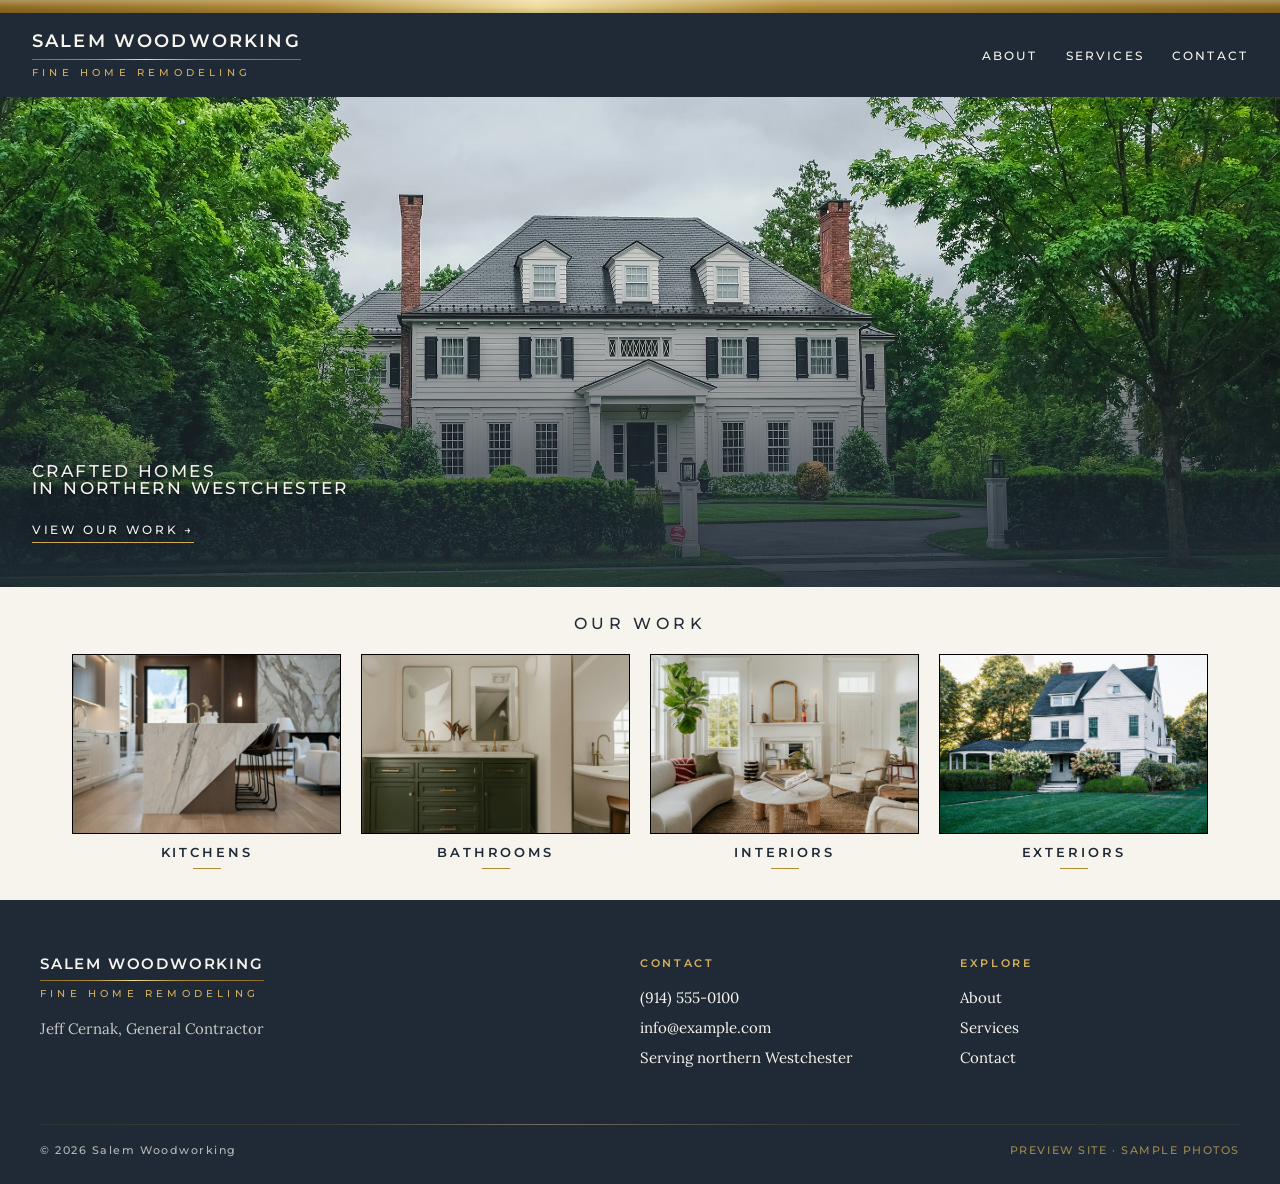
<file: index.html>
<!doctype html>
<html lang="en">
<head>
  <meta charset="utf-8">
  <meta name="viewport" content="width=device-width, initial-scale=1">
  <!-- PREVIEW: keeps search engines away until Jeff's real content is in; remove at launch (M10) -->
  <meta name="robots" content="noindex, nofollow">
  <title>Salem Woodworking | Home Remodeling by Jeff Cernak</title>
  <meta name="description" content="Salem Woodworking: fine home remodeling by Jeff Cernak. Kitchens, bathrooms, interiors and exteriors.">
  <link rel="preconnect" href="https://fonts.googleapis.com">
  <link rel="preconnect" href="https://fonts.gstatic.com" crossorigin>
  <link rel="stylesheet" href="https://fonts.googleapis.com/css2?family=Lora:ital,wght@0,400;1,400&family=Montserrat:wght@500;600&display=swap">
  <link rel="stylesheet" href="css/style.css">
  <script src="js/nav.js" defer></script>
</head>
<body>
  <!-- Header, hero and thumbnails share one screen height; the hero takes what's left -->
  <div class="home-fold">
  <!-- PREVIEW: remove at launch (M10) -->
  <div class="preview-note" aria-hidden="true"></div>
  <header class="site-header">
    <a class="logo" href="index.html">
      <span class="logo-name">Salem Woodworking</span>
      <span class="logo-tag">Fine Home Remodeling</span>
    </a>
    <button class="menu-toggle" type="button" aria-expanded="false" aria-controls="site-nav" aria-label="Menu">
      <span class="menu-icon" aria-hidden="true"></span>
    </button>
    <nav class="site-nav" id="site-nav" aria-label="Main">
      <ul>
        <li><a href="about.html">About</a></li>
        <li><a href="services.html">Services</a></li>
        <li><a href="contact.html">Contact</a></li>
      </ul>
      <!-- PLACEHOLDER phone: shown only in the phone menu (M10) -->
      <p class="nav-phone"><a href="tel:+19145550100">(914) 555-0100</a></p>
    </nav>
  </header>

  <main>
    <section class="hero">
      <img class="hero-img" src="images/hero/hero-exterior.jpg" width="2400" height="1000"
           alt="A white Georgian colonial with dormers and brick chimneys behind a clipped hedge" fetchpriority="high">
      <div class="hero-text">
        <h1>Crafted Homes <span class="line">in Northern Westchester</span></h1>
        <a class="hero-link" href="#our-work">View our work</a>
      </div>
    </section>

    <section class="categories" id="our-work" aria-labelledby="categories-heading">
      <h2 id="categories-heading">Our Work</h2>
      <ul class="category-list">
        <li>
          <a class="category" href="kitchens.html">
            <span class="category-photo"><img src="images/kitchens/cover.jpg" width="1200" height="900" alt="" loading="lazy"></span>
            <span class="category-name">Kitchens</span>
          </a>
        </li>
        <li>
          <a class="category" href="bathrooms.html">
            <span class="category-photo"><img src="images/bathrooms/cover.jpg" width="1200" height="900" alt="" loading="lazy"></span>
            <span class="category-name">Bathrooms</span>
          </a>
        </li>
        <li>
          <a class="category" href="interiors.html">
            <span class="category-photo"><img src="images/interiors/cover.jpg" width="1200" height="900" alt="" loading="lazy"></span>
            <span class="category-name">Interiors</span>
          </a>
        </li>
        <li>
          <a class="category" href="exteriors.html">
            <span class="category-photo"><img src="images/exteriors/cover.jpg" width="1200" height="900" alt="" loading="lazy"></span>
            <span class="category-name">Exteriors</span>
          </a>
        </li>
      </ul>
    </section>
  </main>
  </div>

  <footer class="site-footer">
    <div class="footer-inner">
      <div class="footer-brand">
        <span class="logo-name">Salem Woodworking</span>
        <span class="logo-tag">Fine Home Remodeling</span>
        <p>Jeff Cernak, General Contractor</p>
      </div>

      <!-- PLACEHOLDER contact details: replace with Jeff's real ones (M10) -->
      <div class="footer-contact">
        <h2>Contact</h2>
        <p><a href="tel:+19145550100">(914) 555-0100</a></p>
        <p><a href="mailto:info@example.com">info@example.com</a></p>
        <p>Serving northern Westchester</p>
      </div>

      <nav class="footer-nav" aria-label="Footer">
        <h2>Explore</h2>
        <ul>
          <li><a href="about.html">About</a></li>
          <li><a href="services.html">Services</a></li>
          <li><a href="contact.html">Contact</a></li>
        </ul>
      </nav>
    </div>
    <p class="footer-legal">
      <span>&copy; 2026 Salem Woodworking</span>
      <!-- PREVIEW: remove at launch (M10) -->
      <span class="footer-preview">Preview site &middot; Sample photos</span>
    </p>
  </footer>
</body>
</html>
</file>
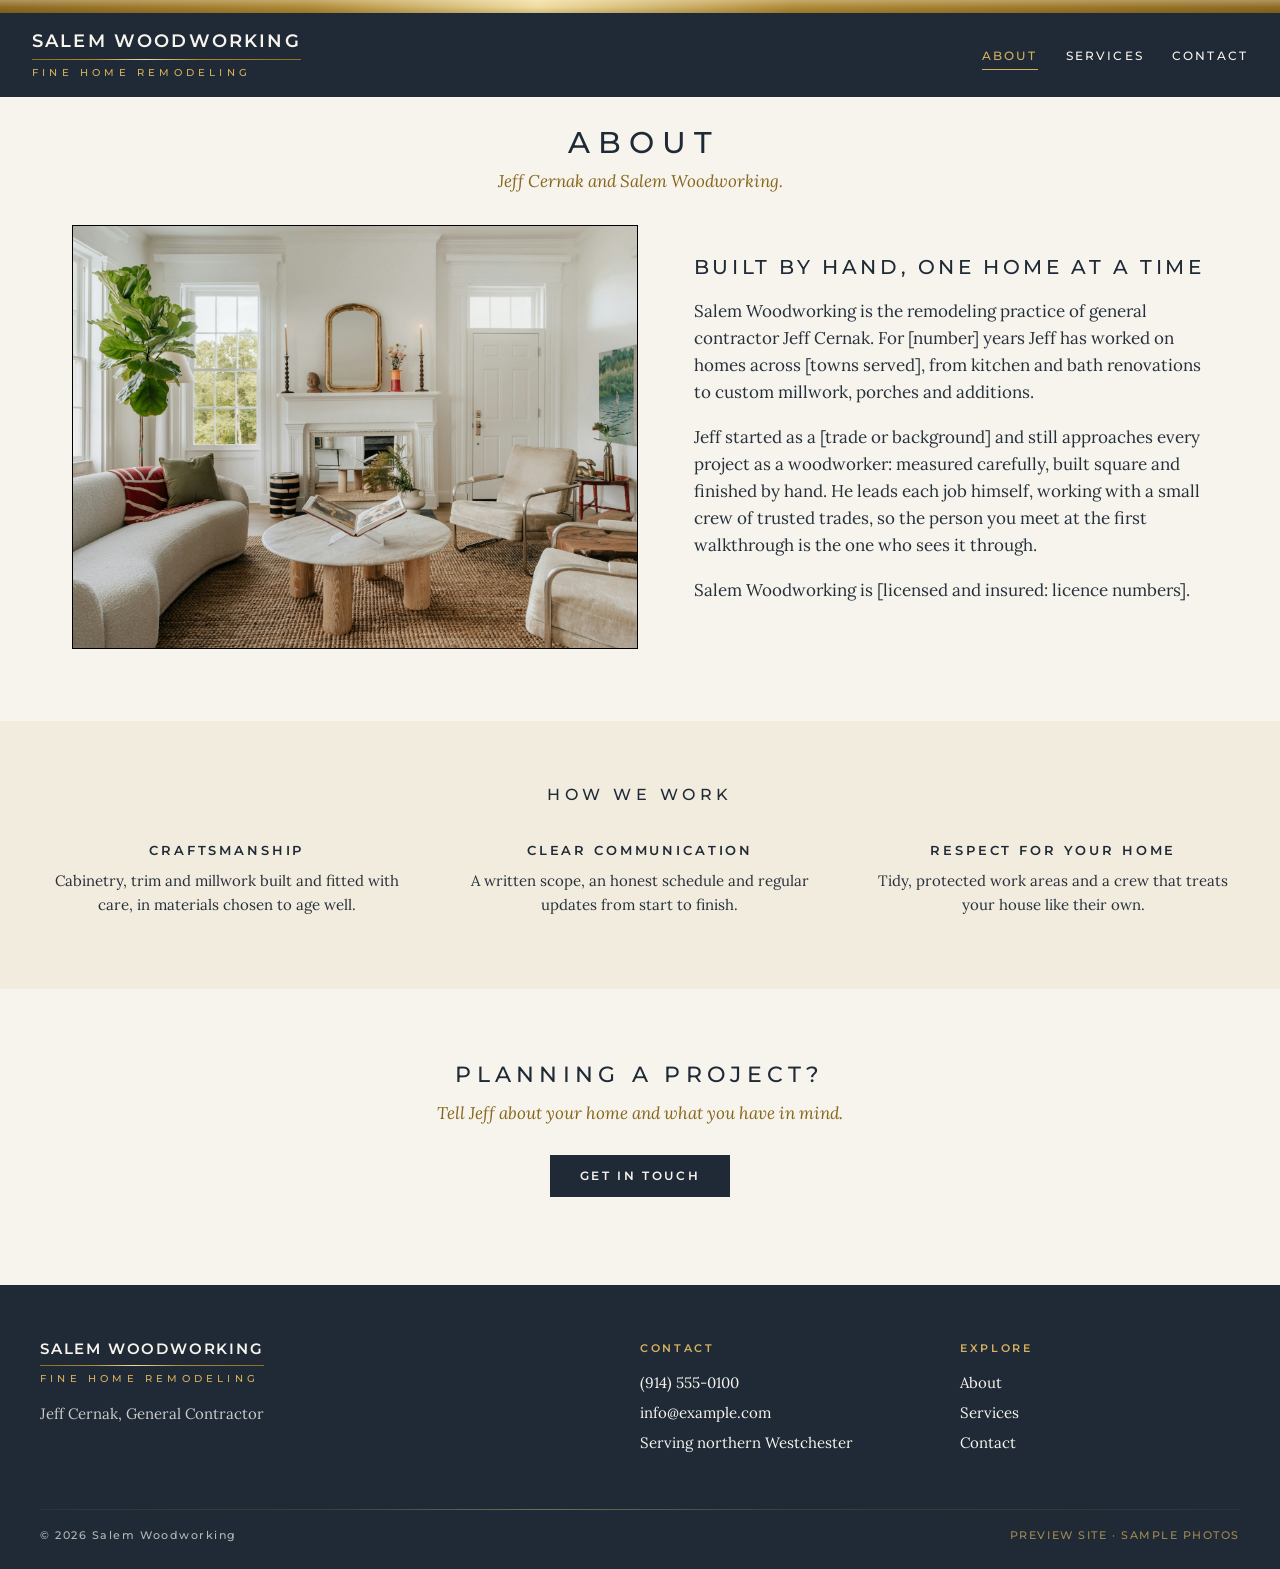
<file: about.html>
<!doctype html>
<html lang="en">
<head>
  <meta charset="utf-8">
  <meta name="viewport" content="width=device-width, initial-scale=1">
  <!-- PREVIEW: keeps search engines away until Jeff's real content is in; remove at launch (M10) -->
  <meta name="robots" content="noindex, nofollow">
  <title>About | Salem Woodworking</title>
  <meta name="description" content="About Salem Woodworking and general contractor Jeff Cernak: fine home remodeling in northern Westchester.">
  <link rel="preconnect" href="https://fonts.googleapis.com">
  <link rel="preconnect" href="https://fonts.gstatic.com" crossorigin>
  <link rel="stylesheet" href="https://fonts.googleapis.com/css2?family=Lora:ital,wght@0,400;1,400&family=Montserrat:wght@500;600&display=swap">
  <link rel="stylesheet" href="css/style.css">
  <script src="js/nav.js" defer></script>
</head>
<body>
  <!-- PREVIEW: remove at launch (M10) -->
  <div class="preview-note" aria-hidden="true"></div>
  <header class="site-header">
    <a class="logo" href="index.html">
      <span class="logo-name">Salem Woodworking</span>
      <span class="logo-tag">Fine Home Remodeling</span>
    </a>
    <button class="menu-toggle" type="button" aria-expanded="false" aria-controls="site-nav" aria-label="Menu">
      <span class="menu-icon" aria-hidden="true"></span>
    </button>
    <nav class="site-nav" id="site-nav" aria-label="Main">
      <ul>
        <li><a href="about.html" aria-current="page">About</a></li>
        <li><a href="services.html">Services</a></li>
        <li><a href="contact.html">Contact</a></li>
      </ul>
      <!-- PLACEHOLDER phone: shown only in the phone menu (M10) -->
      <p class="nav-phone"><a href="tel:+19145550100">(914) 555-0100</a></p>
    </nav>
  </header>

  <main>
    <section class="page-intro">
      <h1>About</h1>
      <p>Jeff Cernak and Salem Woodworking.</p>
    </section>

    <!-- PLACEHOLDER copy: anything in [brackets] needs Jeff's real details (M10) -->
    <section class="split">
      <div class="split-photo">
        <img src="images/interiors/interior-01.jpg" width="1600" height="1200"
             alt="A living room with a white painted fireplace mantel and tall windows">
      </div>
      <div class="split-text">
        <h2>Built by Hand, One Home at a Time</h2>
        <p>Salem Woodworking is the remodeling practice of general contractor Jeff Cernak. For [number] years Jeff has worked on homes across [towns served], from kitchen and bath renovations to custom millwork, porches and additions.</p>
        <p>Jeff started as a [trade or background] and still approaches every project as a woodworker: measured carefully, built square and finished by hand. He leads each job himself, working with a small crew of trusted trades, so the person you meet at the first walkthrough is the one who sees it through.</p>
        <p>Salem Woodworking is [licensed and insured: licence numbers].</p>
      </div>
    </section>

    <section class="values" aria-labelledby="values-heading">
      <h2 id="values-heading">How We Work</h2>
      <ul class="values-list">
        <li>
          <h3>Craftsmanship</h3>
          <p>Cabinetry, trim and millwork built and fitted with care, in materials chosen to age well.</p>
        </li>
        <li>
          <h3>Clear Communication</h3>
          <p>A written scope, an honest schedule and regular updates from start to finish.</p>
        </li>
        <li>
          <h3>Respect for Your Home</h3>
          <p>Tidy, protected work areas and a crew that treats your house like their own.</p>
        </li>
      </ul>
    </section>

    <section class="cta-band">
      <h2>Planning a Project?</h2>
      <p>Tell Jeff about your home and what you have in mind.</p>
      <a class="cta-link" href="contact.html">Get in touch</a>
    </section>
  </main>

  <footer class="site-footer">
    <div class="footer-inner">
      <div class="footer-brand">
        <span class="logo-name">Salem Woodworking</span>
        <span class="logo-tag">Fine Home Remodeling</span>
        <p>Jeff Cernak, General Contractor</p>
      </div>

      <!-- PLACEHOLDER contact details: replace with Jeff's real ones (M10) -->
      <div class="footer-contact">
        <h2>Contact</h2>
        <p><a href="tel:+19145550100">(914) 555-0100</a></p>
        <p><a href="mailto:info@example.com">info@example.com</a></p>
        <p>Serving northern Westchester</p>
      </div>

      <nav class="footer-nav" aria-label="Footer">
        <h2>Explore</h2>
        <ul>
          <li><a href="about.html">About</a></li>
          <li><a href="services.html">Services</a></li>
          <li><a href="contact.html">Contact</a></li>
        </ul>
      </nav>
    </div>
    <p class="footer-legal">
      <span>&copy; 2026 Salem Woodworking</span>
      <!-- PREVIEW: remove at launch (M10) -->
      <span class="footer-preview">Preview site &middot; Sample photos</span>
    </p>
  </footer>
</body>
</html>
</file>
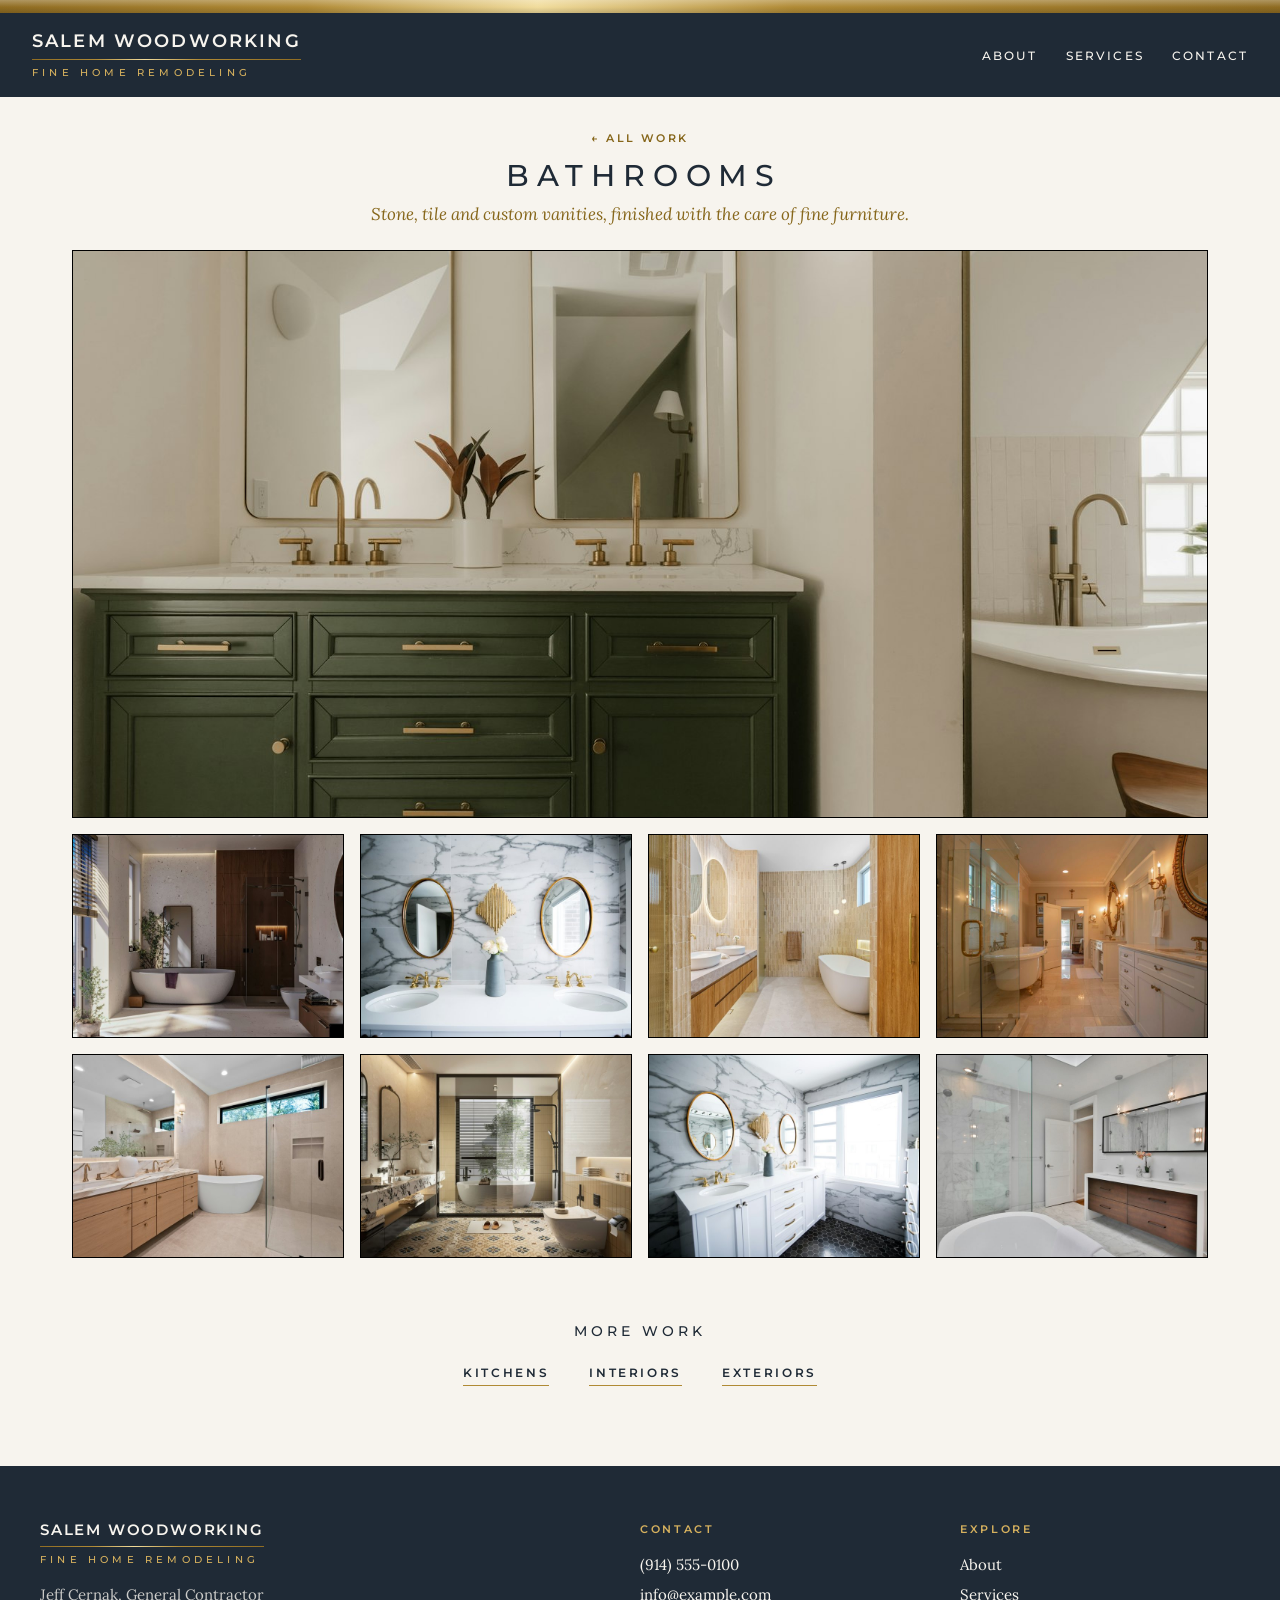
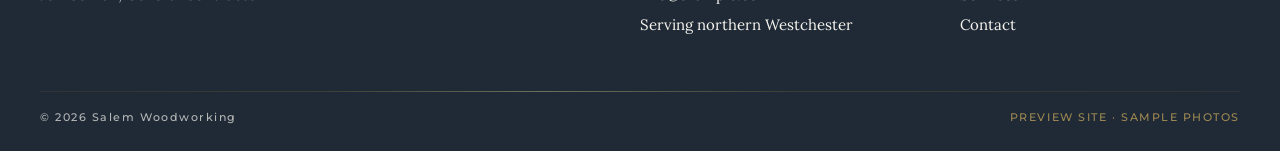
<file: bathrooms.html>
<!doctype html>
<html lang="en">
<head>
  <meta charset="utf-8">
  <meta name="viewport" content="width=device-width, initial-scale=1">
  <!-- PREVIEW: keeps search engines away until Jeff's real content is in; remove at launch (M10) -->
  <meta name="robots" content="noindex, nofollow">
  <title>Bathrooms | Salem Woodworking</title>
  <meta name="description" content="Bathroom remodeling by Salem Woodworking: stone, tile and custom vanities by Jeff Cernak.">
  <link rel="preconnect" href="https://fonts.googleapis.com">
  <link rel="preconnect" href="https://fonts.gstatic.com" crossorigin>
  <link rel="stylesheet" href="https://fonts.googleapis.com/css2?family=Lora:ital,wght@0,400;1,400&family=Montserrat:wght@500;600&display=swap">
  <link rel="stylesheet" href="css/style.css">
  <script src="js/nav.js" defer></script>
  <script src="js/gallery.js" defer></script>
</head>
<body>
  <!-- PREVIEW: remove at launch (M10) -->
  <div class="preview-note" aria-hidden="true"></div>
  <header class="site-header">
    <a class="logo" href="index.html">
      <span class="logo-name">Salem Woodworking</span>
      <span class="logo-tag">Fine Home Remodeling</span>
    </a>
    <button class="menu-toggle" type="button" aria-expanded="false" aria-controls="site-nav" aria-label="Menu">
      <span class="menu-icon" aria-hidden="true"></span>
    </button>
    <nav class="site-nav" id="site-nav" aria-label="Main">
      <ul>
        <li><a href="about.html">About</a></li>
        <li><a href="services.html">Services</a></li>
        <li><a href="contact.html">Contact</a></li>
      </ul>
      <!-- PLACEHOLDER phone: shown only in the phone menu (M10) -->
      <p class="nav-phone"><a href="tel:+19145550100">(914) 555-0100</a></p>
    </nav>
  </header>

  <main>
    <section class="page-intro">
      <a class="back-link" href="index.html#our-work">All work</a>
      <h1>Bathrooms</h1>
      <p>Stone, tile and custom vanities, finished with the care of fine furniture.</p>
    </section>

    <!-- Each link opens its photo in the lightbox (js/gallery.js); without JavaScript it opens the image itself -->
    <ul class="gallery" aria-label="Bathroom photos">
      <li><a href="images/bathrooms/bathroom-01.jpg"><img src="images/bathrooms/bathroom-01.jpg" width="1600" height="1200" alt="Bathroom, photo 1"></a></li>
      <li><a href="images/bathrooms/bathroom-02.jpg"><img src="images/bathrooms/thumbs/bathroom-02.jpg" width="720" height="540" alt="Bathroom, photo 2" loading="lazy"></a></li>
      <li><a href="images/bathrooms/bathroom-03.jpg"><img src="images/bathrooms/thumbs/bathroom-03.jpg" width="720" height="540" alt="Bathroom, photo 3" loading="lazy"></a></li>
      <li><a href="images/bathrooms/bathroom-04.jpg"><img src="images/bathrooms/thumbs/bathroom-04.jpg" width="720" height="540" alt="Bathroom, photo 4" loading="lazy"></a></li>
      <li><a href="images/bathrooms/bathroom-05.jpg"><img src="images/bathrooms/thumbs/bathroom-05.jpg" width="720" height="540" alt="Bathroom, photo 5" loading="lazy"></a></li>
      <li><a href="images/bathrooms/bathroom-06.jpg"><img src="images/bathrooms/thumbs/bathroom-06.jpg" width="720" height="540" alt="Bathroom, photo 6" loading="lazy"></a></li>
      <li><a href="images/bathrooms/bathroom-07.jpg"><img src="images/bathrooms/thumbs/bathroom-07.jpg" width="720" height="540" alt="Bathroom, photo 7" loading="lazy"></a></li>
      <li><a href="images/bathrooms/bathroom-08.jpg"><img src="images/bathrooms/thumbs/bathroom-08.jpg" width="720" height="540" alt="Bathroom, photo 8" loading="lazy"></a></li>
      <li><a href="images/bathrooms/bathroom-09.jpg"><img src="images/bathrooms/thumbs/bathroom-09.jpg" width="720" height="540" alt="Bathroom, photo 9" loading="lazy"></a></li>
    </ul>

    <nav class="more-work" aria-label="More work">
      <h2>More Work</h2>
      <ul>
        <li><a href="kitchens.html">Kitchens</a></li>
        <li><a href="interiors.html">Interiors</a></li>
        <li><a href="exteriors.html">Exteriors</a></li>
      </ul>
    </nav>
  </main>

  <!-- Lightbox, opened by js/gallery.js -->
  <dialog class="lightbox" aria-label="Photo viewer">
    <figure class="lightbox-figure">
      <img class="lightbox-img" alt="">
      <figcaption class="lightbox-count" aria-live="polite"></figcaption>
    </figure>
    <button class="lightbox-btn lightbox-prev" type="button" aria-label="Previous photo"></button>
    <button class="lightbox-btn lightbox-next" type="button" aria-label="Next photo"></button>
    <button class="lightbox-close" type="button" aria-label="Close" autofocus></button>
  </dialog>

  <footer class="site-footer">
    <div class="footer-inner">
      <div class="footer-brand">
        <span class="logo-name">Salem Woodworking</span>
        <span class="logo-tag">Fine Home Remodeling</span>
        <p>Jeff Cernak, General Contractor</p>
      </div>

      <!-- PLACEHOLDER contact details: replace with Jeff's real ones (M10) -->
      <div class="footer-contact">
        <h2>Contact</h2>
        <p><a href="tel:+19145550100">(914) 555-0100</a></p>
        <p><a href="mailto:info@example.com">info@example.com</a></p>
        <p>Serving northern Westchester</p>
      </div>

      <nav class="footer-nav" aria-label="Footer">
        <h2>Explore</h2>
        <ul>
          <li><a href="about.html">About</a></li>
          <li><a href="services.html">Services</a></li>
          <li><a href="contact.html">Contact</a></li>
        </ul>
      </nav>
    </div>
    <p class="footer-legal">
      <span>&copy; 2026 Salem Woodworking</span>
      <!-- PREVIEW: remove at launch (M10) -->
      <span class="footer-preview">Preview site &middot; Sample photos</span>
    </p>
  </footer>
</body>
</html>
</file>
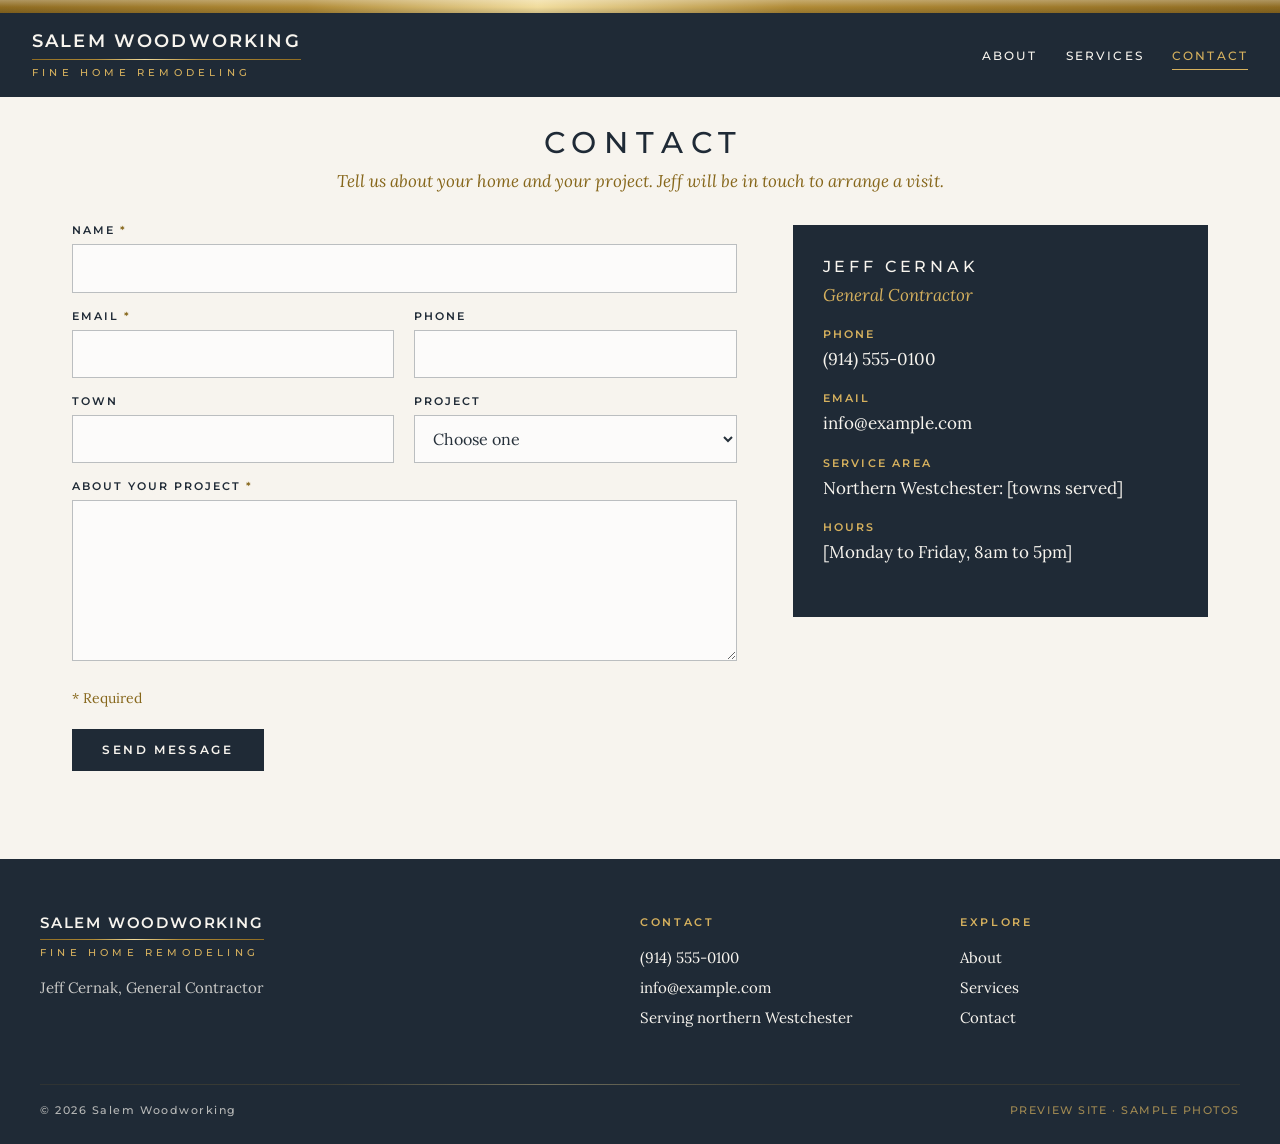
<file: contact.html>
<!doctype html>
<html lang="en">
<head>
  <meta charset="utf-8">
  <meta name="viewport" content="width=device-width, initial-scale=1">
  <!-- PREVIEW: keeps search engines away until Jeff's real content is in; remove at launch (M10) -->
  <meta name="robots" content="noindex, nofollow">
  <title>Contact | Salem Woodworking</title>
  <meta name="description" content="Contact Salem Woodworking and Jeff Cernak about a kitchen, bathroom, interior or exterior remodeling project.">
  <link rel="preconnect" href="https://fonts.googleapis.com">
  <link rel="preconnect" href="https://fonts.gstatic.com" crossorigin>
  <link rel="stylesheet" href="https://fonts.googleapis.com/css2?family=Lora:ital,wght@0,400;1,400&family=Montserrat:wght@500;600&display=swap">
  <link rel="stylesheet" href="css/style.css">
  <script src="js/nav.js" defer></script>
  <script src="js/contact.js" defer></script>
</head>
<body>
  <!-- PREVIEW: remove at launch (M10) -->
  <div class="preview-note" aria-hidden="true"></div>
  <header class="site-header">
    <a class="logo" href="index.html">
      <span class="logo-name">Salem Woodworking</span>
      <span class="logo-tag">Fine Home Remodeling</span>
    </a>
    <button class="menu-toggle" type="button" aria-expanded="false" aria-controls="site-nav" aria-label="Menu">
      <span class="menu-icon" aria-hidden="true"></span>
    </button>
    <nav class="site-nav" id="site-nav" aria-label="Main">
      <ul>
        <li><a href="about.html">About</a></li>
        <li><a href="services.html">Services</a></li>
        <li><a href="contact.html" aria-current="page">Contact</a></li>
      </ul>
      <!-- PLACEHOLDER phone: shown only in the phone menu (M10) -->
      <p class="nav-phone"><a href="tel:+19145550100">(914) 555-0100</a></p>
    </nav>
  </header>

  <main>
    <section class="page-intro">
      <h1>Contact</h1>
      <p>Tell us about your home and your project. Jeff will be in touch to arrange a visit.</p>
    </section>

    <div class="contact-layout">
      <!-- NOT CONNECTED: js/contact.js stops the submit and shows a note.
           To connect (M10): set action to the form service URL (e.g. Formspree)
           and remove data-not-connected. -->
      <form class="contact-form" action="" method="post" data-not-connected>
        <div class="field">
          <label for="name">Name <span class="req" aria-hidden="true">*</span></label>
          <input id="name" name="name" type="text" autocomplete="name" required>
        </div>
        <div class="field-row">
          <div class="field">
            <label for="email">Email <span class="req" aria-hidden="true">*</span></label>
            <input id="email" name="email" type="email" autocomplete="email" required>
          </div>
          <div class="field">
            <label for="phone">Phone</label>
            <input id="phone" name="phone" type="tel" autocomplete="tel">
          </div>
        </div>
        <div class="field-row">
          <div class="field">
            <label for="town">Town</label>
            <input id="town" name="town" type="text" autocomplete="address-level2">
          </div>
          <div class="field">
            <label for="project">Project</label>
            <select id="project" name="project">
              <option value="">Choose one</option>
              <option>Kitchen</option>
              <option>Bathroom</option>
              <option>Interior</option>
              <option>Exterior</option>
              <option>Addition</option>
              <option>Something else</option>
            </select>
          </div>
        </div>
        <div class="field">
          <label for="message">About your project <span class="req" aria-hidden="true">*</span></label>
          <textarea id="message" name="message" rows="6" required></textarea>
        </div>
        <p class="form-note"><span aria-hidden="true">*</span> Required</p>
        <button class="form-submit" type="submit">Send message</button>
        <p class="form-status" role="status"></p>
      </form>

      <!-- PLACEHOLDER contact details: replace with Jeff's real ones (M10) -->
      <aside class="contact-details" aria-label="Contact details">
        <h2>Jeff Cernak</h2>
        <p class="contact-role">General Contractor</p>
        <dl>
          <dt>Phone</dt>
          <dd><a href="tel:+19145550100">(914) 555-0100</a></dd>
          <dt>Email</dt>
          <dd><a href="mailto:info@example.com">info@example.com</a></dd>
          <dt>Service area</dt>
          <dd>Northern Westchester: [towns served]</dd>
          <dt>Hours</dt>
          <dd>[Monday to Friday, 8am to 5pm]</dd>
        </dl>
      </aside>
    </div>
  </main>

  <footer class="site-footer">
    <div class="footer-inner">
      <div class="footer-brand">
        <span class="logo-name">Salem Woodworking</span>
        <span class="logo-tag">Fine Home Remodeling</span>
        <p>Jeff Cernak, General Contractor</p>
      </div>

      <!-- PLACEHOLDER contact details: replace with Jeff's real ones (M10) -->
      <div class="footer-contact">
        <h2>Contact</h2>
        <p><a href="tel:+19145550100">(914) 555-0100</a></p>
        <p><a href="mailto:info@example.com">info@example.com</a></p>
        <p>Serving northern Westchester</p>
      </div>

      <nav class="footer-nav" aria-label="Footer">
        <h2>Explore</h2>
        <ul>
          <li><a href="about.html">About</a></li>
          <li><a href="services.html">Services</a></li>
          <li><a href="contact.html">Contact</a></li>
        </ul>
      </nav>
    </div>
    <p class="footer-legal">
      <span>&copy; 2026 Salem Woodworking</span>
      <!-- PREVIEW: remove at launch (M10) -->
      <span class="footer-preview">Preview site &middot; Sample photos</span>
    </p>
  </footer>
</body>
</html>
</file>
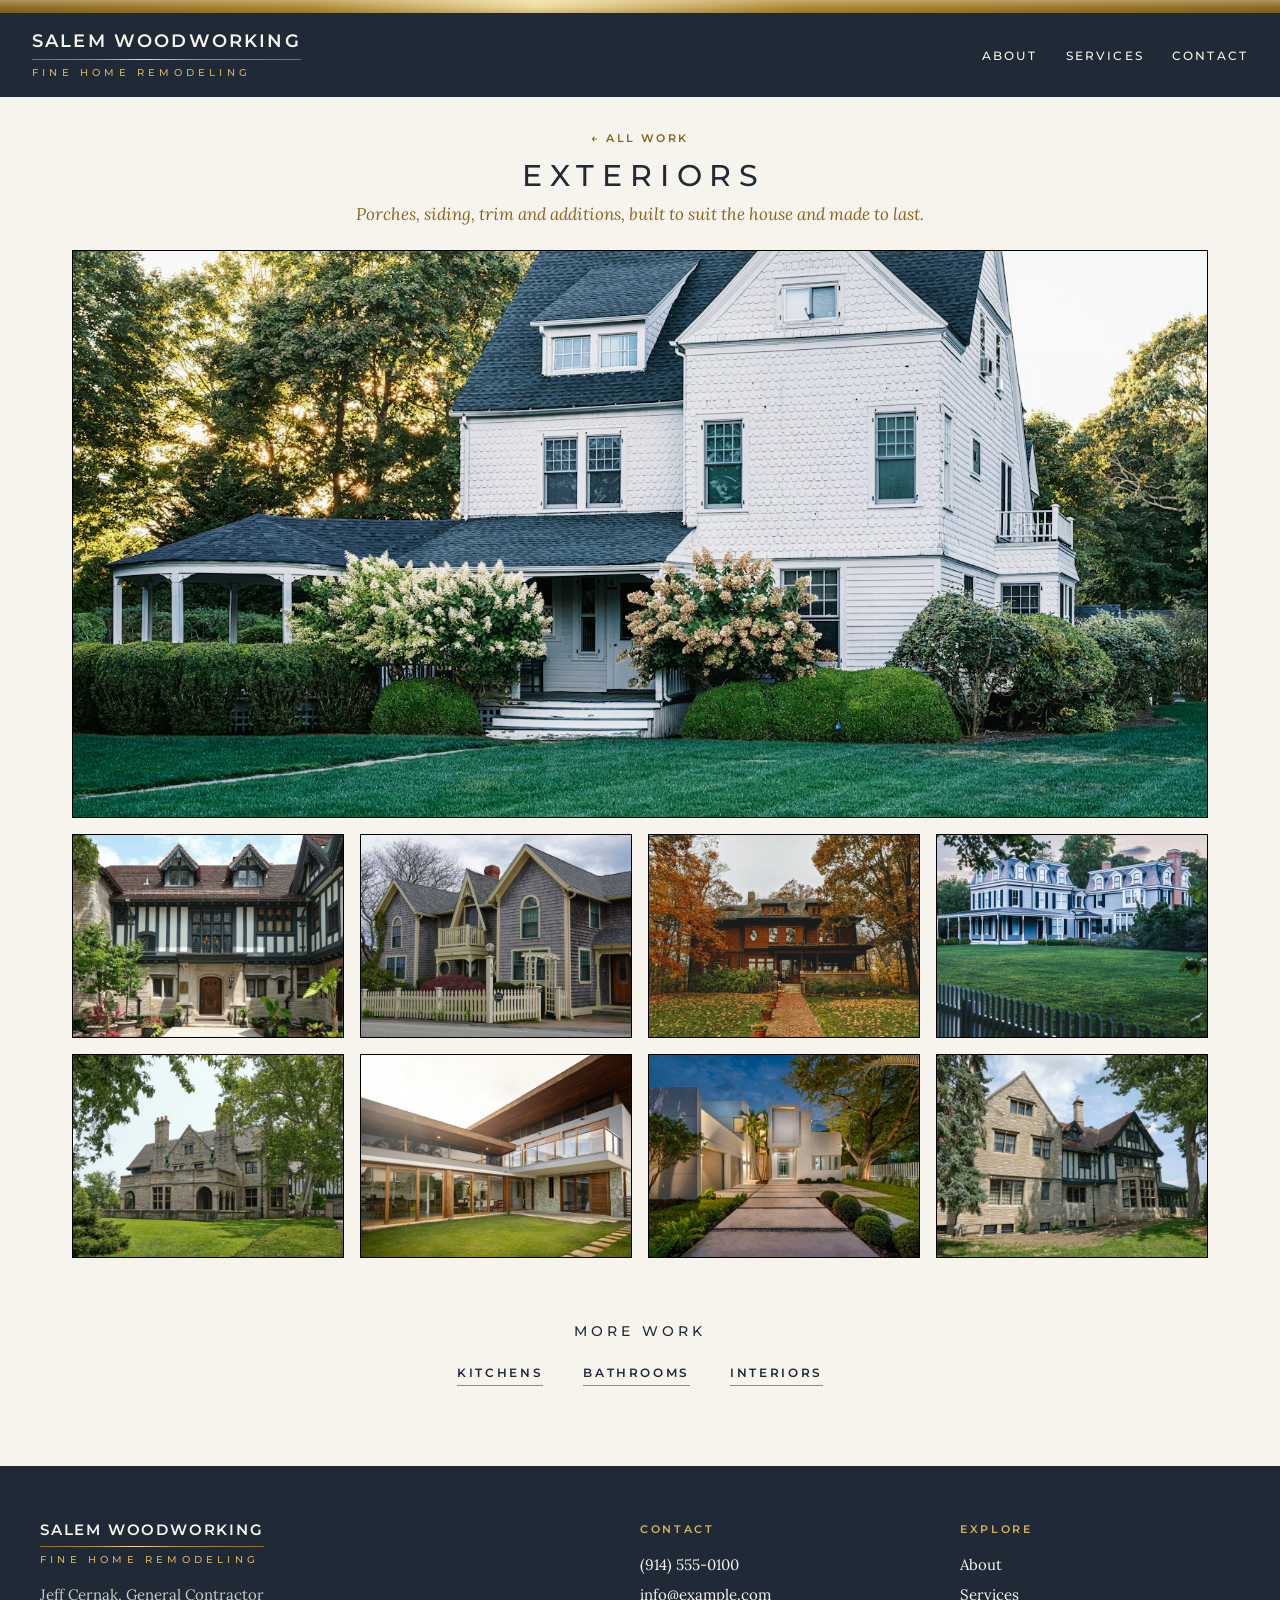
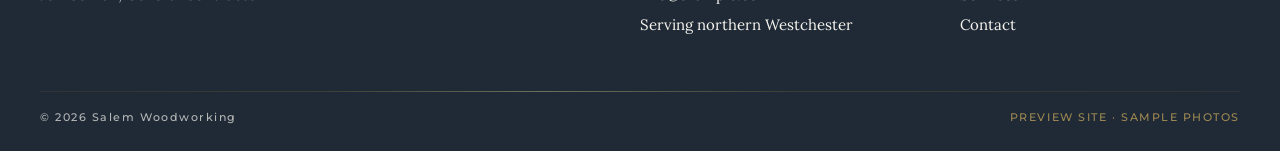
<file: exteriors.html>
<!doctype html>
<html lang="en">
<head>
  <meta charset="utf-8">
  <meta name="viewport" content="width=device-width, initial-scale=1">
  <!-- PREVIEW: keeps search engines away until Jeff's real content is in; remove at launch (M10) -->
  <meta name="robots" content="noindex, nofollow">
  <title>Exteriors | Salem Woodworking</title>
  <meta name="description" content="Exterior remodeling by Salem Woodworking: porches, siding, trim and additions by Jeff Cernak.">
  <link rel="preconnect" href="https://fonts.googleapis.com">
  <link rel="preconnect" href="https://fonts.gstatic.com" crossorigin>
  <link rel="stylesheet" href="https://fonts.googleapis.com/css2?family=Lora:ital,wght@0,400;1,400&family=Montserrat:wght@500;600&display=swap">
  <link rel="stylesheet" href="css/style.css">
  <script src="js/nav.js" defer></script>
  <script src="js/gallery.js" defer></script>
</head>
<body>
  <!-- PREVIEW: remove at launch (M10) -->
  <div class="preview-note" aria-hidden="true"></div>
  <header class="site-header">
    <a class="logo" href="index.html">
      <span class="logo-name">Salem Woodworking</span>
      <span class="logo-tag">Fine Home Remodeling</span>
    </a>
    <button class="menu-toggle" type="button" aria-expanded="false" aria-controls="site-nav" aria-label="Menu">
      <span class="menu-icon" aria-hidden="true"></span>
    </button>
    <nav class="site-nav" id="site-nav" aria-label="Main">
      <ul>
        <li><a href="about.html">About</a></li>
        <li><a href="services.html">Services</a></li>
        <li><a href="contact.html">Contact</a></li>
      </ul>
      <!-- PLACEHOLDER phone: shown only in the phone menu (M10) -->
      <p class="nav-phone"><a href="tel:+19145550100">(914) 555-0100</a></p>
    </nav>
  </header>

  <main>
    <section class="page-intro">
      <a class="back-link" href="index.html#our-work">All work</a>
      <h1>Exteriors</h1>
      <p>Porches, siding, trim and additions, built to suit the house and made to last.</p>
    </section>

    <!-- Each link opens its photo in the lightbox (js/gallery.js); without JavaScript it opens the image itself -->
    <ul class="gallery" aria-label="Exterior photos">
      <li><a href="images/exteriors/exterior-01.jpg"><img src="images/exteriors/exterior-01.jpg" width="1600" height="1200" alt="Exterior, photo 1"></a></li>
      <li><a href="images/exteriors/exterior-02.jpg"><img src="images/exteriors/thumbs/exterior-02.jpg" width="720" height="540" alt="Exterior, photo 2" loading="lazy"></a></li>
      <li><a href="images/exteriors/exterior-03.jpg"><img src="images/exteriors/thumbs/exterior-03.jpg" width="720" height="540" alt="Exterior, photo 3" loading="lazy"></a></li>
      <li><a href="images/exteriors/exterior-04.jpg"><img src="images/exteriors/thumbs/exterior-04.jpg" width="720" height="540" alt="Exterior, photo 4" loading="lazy"></a></li>
      <li><a href="images/exteriors/exterior-05.jpg"><img src="images/exteriors/thumbs/exterior-05.jpg" width="720" height="540" alt="Exterior, photo 5" loading="lazy"></a></li>
      <li><a href="images/exteriors/exterior-06.jpg"><img src="images/exteriors/thumbs/exterior-06.jpg" width="720" height="540" alt="Exterior, photo 6" loading="lazy"></a></li>
      <li><a href="images/exteriors/exterior-07.jpg"><img src="images/exteriors/thumbs/exterior-07.jpg" width="720" height="540" alt="Exterior, photo 7" loading="lazy"></a></li>
      <li><a href="images/exteriors/exterior-08.jpg"><img src="images/exteriors/thumbs/exterior-08.jpg" width="720" height="540" alt="Exterior, photo 8" loading="lazy"></a></li>
      <li><a href="images/exteriors/exterior-09.jpg"><img src="images/exteriors/thumbs/exterior-09.jpg" width="720" height="540" alt="Exterior, photo 9" loading="lazy"></a></li>
    </ul>

    <nav class="more-work" aria-label="More work">
      <h2>More Work</h2>
      <ul>
        <li><a href="kitchens.html">Kitchens</a></li>
        <li><a href="bathrooms.html">Bathrooms</a></li>
        <li><a href="interiors.html">Interiors</a></li>
      </ul>
    </nav>
  </main>

  <!-- Lightbox, opened by js/gallery.js -->
  <dialog class="lightbox" aria-label="Photo viewer">
    <figure class="lightbox-figure">
      <img class="lightbox-img" alt="">
      <figcaption class="lightbox-count" aria-live="polite"></figcaption>
    </figure>
    <button class="lightbox-btn lightbox-prev" type="button" aria-label="Previous photo"></button>
    <button class="lightbox-btn lightbox-next" type="button" aria-label="Next photo"></button>
    <button class="lightbox-close" type="button" aria-label="Close" autofocus></button>
  </dialog>

  <footer class="site-footer">
    <div class="footer-inner">
      <div class="footer-brand">
        <span class="logo-name">Salem Woodworking</span>
        <span class="logo-tag">Fine Home Remodeling</span>
        <p>Jeff Cernak, General Contractor</p>
      </div>

      <!-- PLACEHOLDER contact details: replace with Jeff's real ones (M10) -->
      <div class="footer-contact">
        <h2>Contact</h2>
        <p><a href="tel:+19145550100">(914) 555-0100</a></p>
        <p><a href="mailto:info@example.com">info@example.com</a></p>
        <p>Serving northern Westchester</p>
      </div>

      <nav class="footer-nav" aria-label="Footer">
        <h2>Explore</h2>
        <ul>
          <li><a href="about.html">About</a></li>
          <li><a href="services.html">Services</a></li>
          <li><a href="contact.html">Contact</a></li>
        </ul>
      </nav>
    </div>
    <p class="footer-legal">
      <span>&copy; 2026 Salem Woodworking</span>
      <!-- PREVIEW: remove at launch (M10) -->
      <span class="footer-preview">Preview site &middot; Sample photos</span>
    </p>
  </footer>
</body>
</html>
</file>
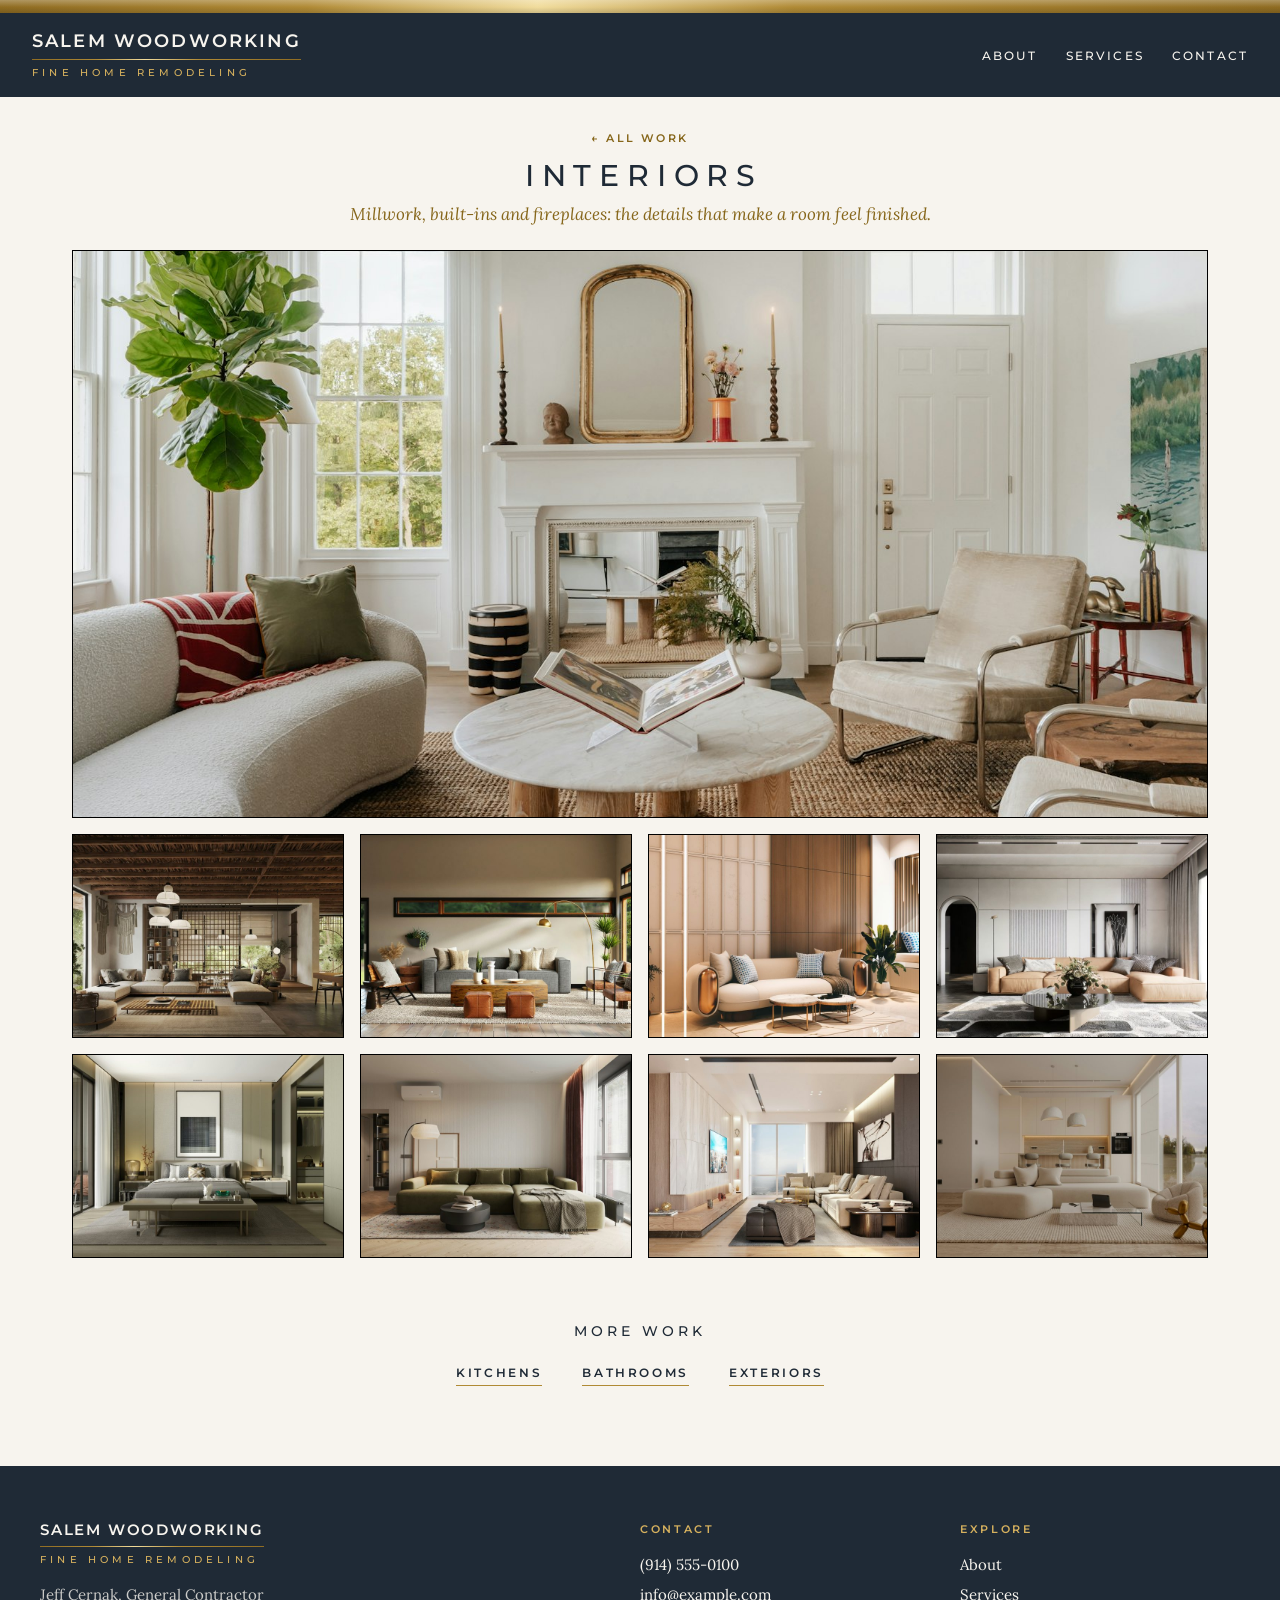
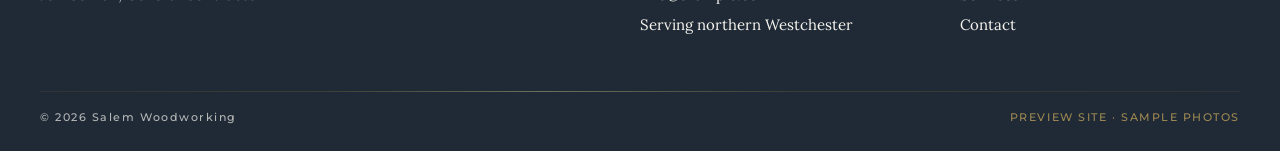
<file: interiors.html>
<!doctype html>
<html lang="en">
<head>
  <meta charset="utf-8">
  <meta name="viewport" content="width=device-width, initial-scale=1">
  <!-- PREVIEW: keeps search engines away until Jeff's real content is in; remove at launch (M10) -->
  <meta name="robots" content="noindex, nofollow">
  <title>Interiors | Salem Woodworking</title>
  <meta name="description" content="Interior remodeling by Salem Woodworking: millwork, built-ins and fireplaces by Jeff Cernak.">
  <link rel="preconnect" href="https://fonts.googleapis.com">
  <link rel="preconnect" href="https://fonts.gstatic.com" crossorigin>
  <link rel="stylesheet" href="https://fonts.googleapis.com/css2?family=Lora:ital,wght@0,400;1,400&family=Montserrat:wght@500;600&display=swap">
  <link rel="stylesheet" href="css/style.css">
  <script src="js/nav.js" defer></script>
  <script src="js/gallery.js" defer></script>
</head>
<body>
  <!-- PREVIEW: remove at launch (M10) -->
  <div class="preview-note" aria-hidden="true"></div>
  <header class="site-header">
    <a class="logo" href="index.html">
      <span class="logo-name">Salem Woodworking</span>
      <span class="logo-tag">Fine Home Remodeling</span>
    </a>
    <button class="menu-toggle" type="button" aria-expanded="false" aria-controls="site-nav" aria-label="Menu">
      <span class="menu-icon" aria-hidden="true"></span>
    </button>
    <nav class="site-nav" id="site-nav" aria-label="Main">
      <ul>
        <li><a href="about.html">About</a></li>
        <li><a href="services.html">Services</a></li>
        <li><a href="contact.html">Contact</a></li>
      </ul>
      <!-- PLACEHOLDER phone: shown only in the phone menu (M10) -->
      <p class="nav-phone"><a href="tel:+19145550100">(914) 555-0100</a></p>
    </nav>
  </header>

  <main>
    <section class="page-intro">
      <a class="back-link" href="index.html#our-work">All work</a>
      <h1>Interiors</h1>
      <p>Millwork, built-ins and fireplaces: the details that make a room feel finished.</p>
    </section>

    <!-- Each link opens its photo in the lightbox (js/gallery.js); without JavaScript it opens the image itself -->
    <ul class="gallery" aria-label="Interior photos">
      <li><a href="images/interiors/interior-01.jpg"><img src="images/interiors/interior-01.jpg" width="1600" height="1200" alt="Interior, photo 1"></a></li>
      <li><a href="images/interiors/interior-02.jpg"><img src="images/interiors/thumbs/interior-02.jpg" width="720" height="540" alt="Interior, photo 2" loading="lazy"></a></li>
      <li><a href="images/interiors/interior-03.jpg"><img src="images/interiors/thumbs/interior-03.jpg" width="720" height="540" alt="Interior, photo 3" loading="lazy"></a></li>
      <li><a href="images/interiors/interior-04.jpg"><img src="images/interiors/thumbs/interior-04.jpg" width="720" height="540" alt="Interior, photo 4" loading="lazy"></a></li>
      <li><a href="images/interiors/interior-05.jpg"><img src="images/interiors/thumbs/interior-05.jpg" width="720" height="540" alt="Interior, photo 5" loading="lazy"></a></li>
      <li><a href="images/interiors/interior-06.jpg"><img src="images/interiors/thumbs/interior-06.jpg" width="720" height="540" alt="Interior, photo 6" loading="lazy"></a></li>
      <li><a href="images/interiors/interior-07.jpg"><img src="images/interiors/thumbs/interior-07.jpg" width="720" height="540" alt="Interior, photo 7" loading="lazy"></a></li>
      <li><a href="images/interiors/interior-08.jpg"><img src="images/interiors/thumbs/interior-08.jpg" width="720" height="540" alt="Interior, photo 8" loading="lazy"></a></li>
      <li><a href="images/interiors/interior-09.jpg"><img src="images/interiors/thumbs/interior-09.jpg" width="720" height="540" alt="Interior, photo 9" loading="lazy"></a></li>
    </ul>

    <nav class="more-work" aria-label="More work">
      <h2>More Work</h2>
      <ul>
        <li><a href="kitchens.html">Kitchens</a></li>
        <li><a href="bathrooms.html">Bathrooms</a></li>
        <li><a href="exteriors.html">Exteriors</a></li>
      </ul>
    </nav>
  </main>

  <!-- Lightbox, opened by js/gallery.js -->
  <dialog class="lightbox" aria-label="Photo viewer">
    <figure class="lightbox-figure">
      <img class="lightbox-img" alt="">
      <figcaption class="lightbox-count" aria-live="polite"></figcaption>
    </figure>
    <button class="lightbox-btn lightbox-prev" type="button" aria-label="Previous photo"></button>
    <button class="lightbox-btn lightbox-next" type="button" aria-label="Next photo"></button>
    <button class="lightbox-close" type="button" aria-label="Close" autofocus></button>
  </dialog>

  <footer class="site-footer">
    <div class="footer-inner">
      <div class="footer-brand">
        <span class="logo-name">Salem Woodworking</span>
        <span class="logo-tag">Fine Home Remodeling</span>
        <p>Jeff Cernak, General Contractor</p>
      </div>

      <!-- PLACEHOLDER contact details: replace with Jeff's real ones (M10) -->
      <div class="footer-contact">
        <h2>Contact</h2>
        <p><a href="tel:+19145550100">(914) 555-0100</a></p>
        <p><a href="mailto:info@example.com">info@example.com</a></p>
        <p>Serving northern Westchester</p>
      </div>

      <nav class="footer-nav" aria-label="Footer">
        <h2>Explore</h2>
        <ul>
          <li><a href="about.html">About</a></li>
          <li><a href="services.html">Services</a></li>
          <li><a href="contact.html">Contact</a></li>
        </ul>
      </nav>
    </div>
    <p class="footer-legal">
      <span>&copy; 2026 Salem Woodworking</span>
      <!-- PREVIEW: remove at launch (M10) -->
      <span class="footer-preview">Preview site &middot; Sample photos</span>
    </p>
  </footer>
</body>
</html>
</file>
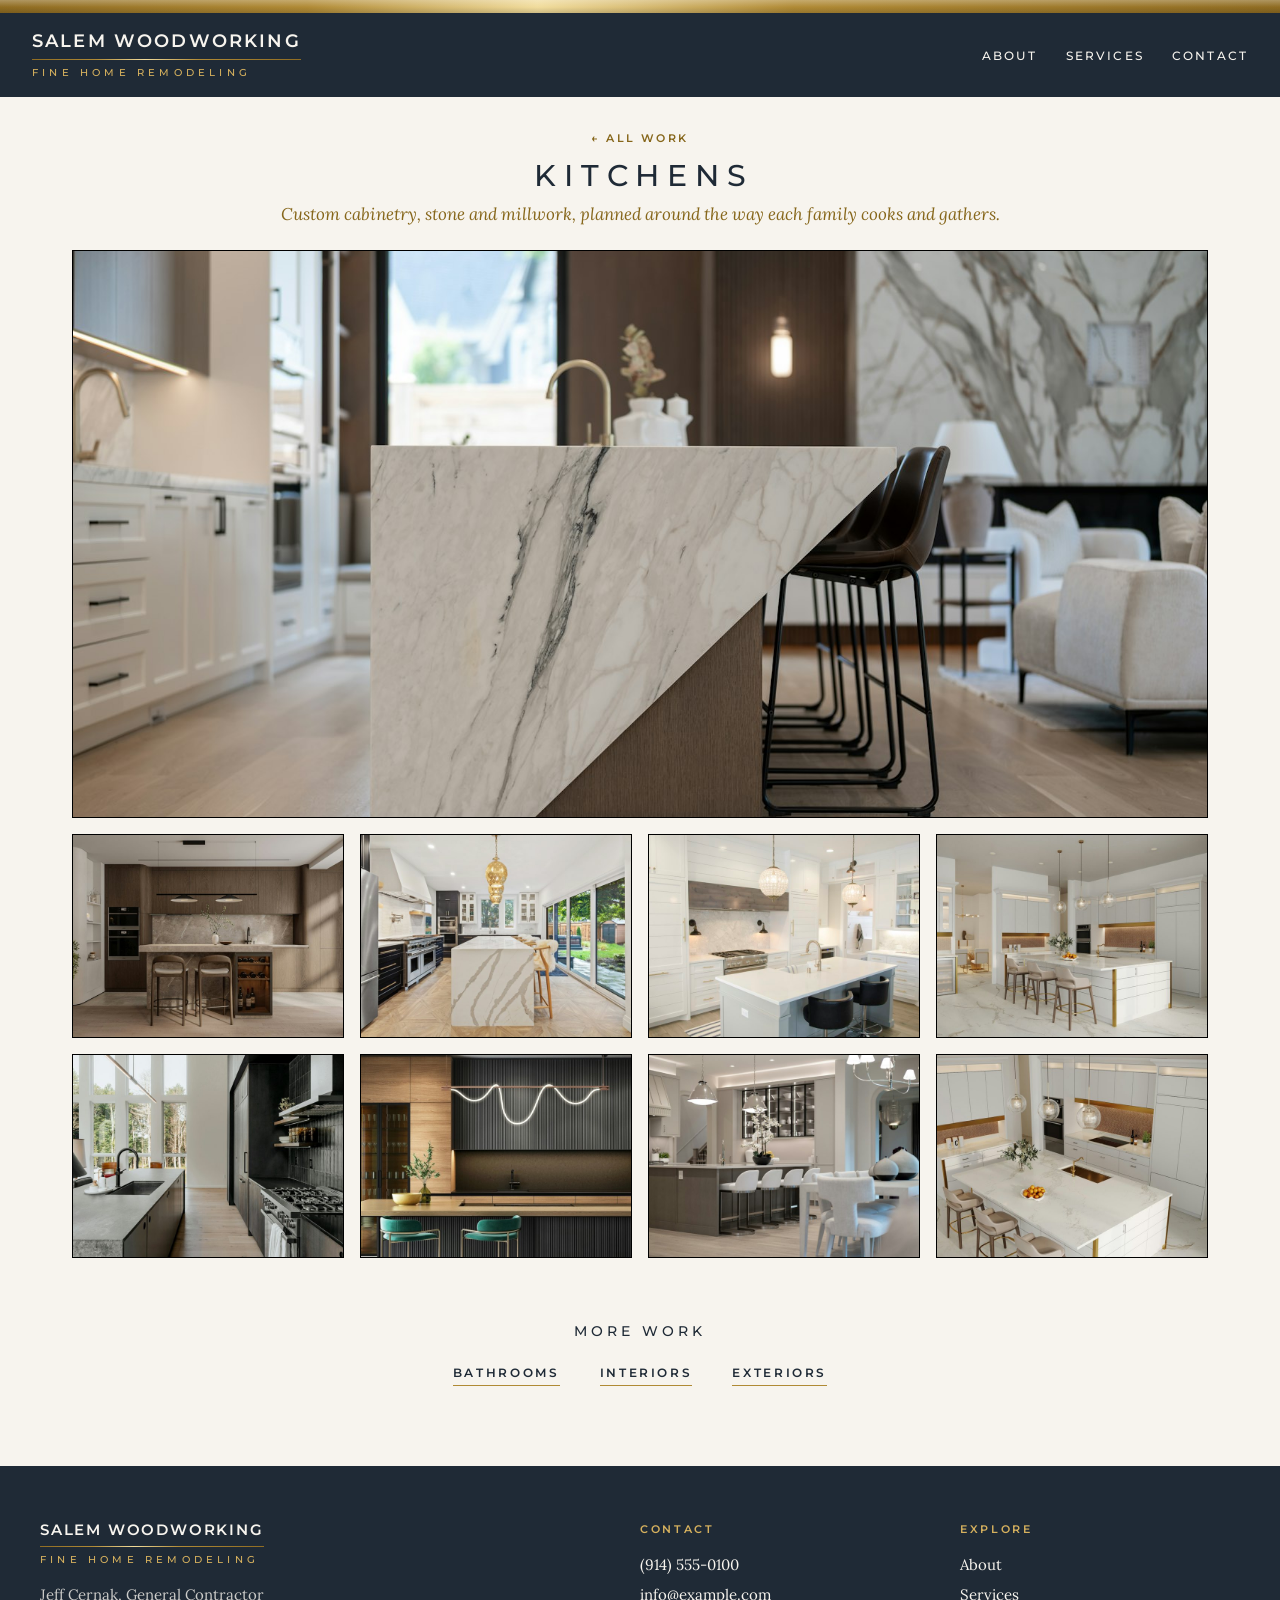
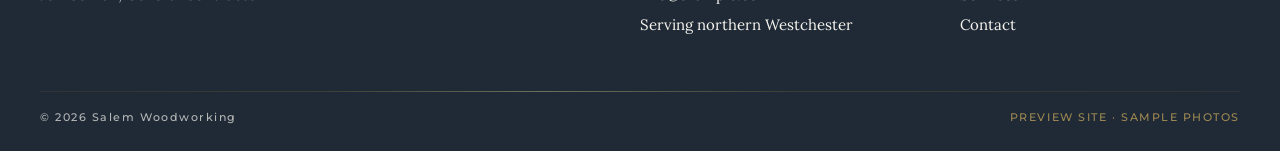
<file: kitchens.html>
<!doctype html>
<html lang="en">
<head>
  <meta charset="utf-8">
  <meta name="viewport" content="width=device-width, initial-scale=1">
  <!-- PREVIEW: keeps search engines away until Jeff's real content is in; remove at launch (M10) -->
  <meta name="robots" content="noindex, nofollow">
  <title>Kitchens | Salem Woodworking</title>
  <meta name="description" content="Kitchen remodeling by Salem Woodworking: custom cabinetry, stone and millwork by Jeff Cernak.">
  <link rel="preconnect" href="https://fonts.googleapis.com">
  <link rel="preconnect" href="https://fonts.gstatic.com" crossorigin>
  <link rel="stylesheet" href="https://fonts.googleapis.com/css2?family=Lora:ital,wght@0,400;1,400&family=Montserrat:wght@500;600&display=swap">
  <link rel="stylesheet" href="css/style.css">
  <script src="js/nav.js" defer></script>
  <script src="js/gallery.js" defer></script>
</head>
<body>
  <!-- PREVIEW: remove at launch (M10) -->
  <div class="preview-note" aria-hidden="true"></div>
  <header class="site-header">
    <a class="logo" href="index.html">
      <span class="logo-name">Salem Woodworking</span>
      <span class="logo-tag">Fine Home Remodeling</span>
    </a>
    <button class="menu-toggle" type="button" aria-expanded="false" aria-controls="site-nav" aria-label="Menu">
      <span class="menu-icon" aria-hidden="true"></span>
    </button>
    <nav class="site-nav" id="site-nav" aria-label="Main">
      <ul>
        <li><a href="about.html">About</a></li>
        <li><a href="services.html">Services</a></li>
        <li><a href="contact.html">Contact</a></li>
      </ul>
      <!-- PLACEHOLDER phone: shown only in the phone menu (M10) -->
      <p class="nav-phone"><a href="tel:+19145550100">(914) 555-0100</a></p>
    </nav>
  </header>

  <main>
    <section class="page-intro">
      <a class="back-link" href="index.html#our-work">All work</a>
      <h1>Kitchens</h1>
      <p>Custom cabinetry, stone and millwork, planned around the way each family cooks and gathers.</p>
    </section>

    <!-- Each link opens its photo in the lightbox (js/gallery.js); without JavaScript it opens the image itself -->
    <ul class="gallery" aria-label="Kitchen photos">
      <li><a href="images/kitchens/kitchen-01.jpg"><img src="images/kitchens/kitchen-01.jpg" width="1600" height="1200" alt="Kitchen, photo 1"></a></li>
      <li><a href="images/kitchens/kitchen-02.jpg"><img src="images/kitchens/thumbs/kitchen-02.jpg" width="720" height="540" alt="Kitchen, photo 2" loading="lazy"></a></li>
      <li><a href="images/kitchens/kitchen-03.jpg"><img src="images/kitchens/thumbs/kitchen-03.jpg" width="720" height="540" alt="Kitchen, photo 3" loading="lazy"></a></li>
      <li><a href="images/kitchens/kitchen-04.jpg"><img src="images/kitchens/thumbs/kitchen-04.jpg" width="720" height="540" alt="Kitchen, photo 4" loading="lazy"></a></li>
      <li><a href="images/kitchens/kitchen-05.jpg"><img src="images/kitchens/thumbs/kitchen-05.jpg" width="720" height="540" alt="Kitchen, photo 5" loading="lazy"></a></li>
      <li><a href="images/kitchens/kitchen-06.jpg"><img src="images/kitchens/thumbs/kitchen-06.jpg" width="720" height="540" alt="Kitchen, photo 6" loading="lazy"></a></li>
      <li><a href="images/kitchens/kitchen-07.jpg"><img src="images/kitchens/thumbs/kitchen-07.jpg" width="720" height="540" alt="Kitchen, photo 7" loading="lazy"></a></li>
      <li><a href="images/kitchens/kitchen-08.jpg"><img src="images/kitchens/thumbs/kitchen-08.jpg" width="720" height="540" alt="Kitchen, photo 8" loading="lazy"></a></li>
      <li><a href="images/kitchens/kitchen-09.jpg"><img src="images/kitchens/thumbs/kitchen-09.jpg" width="720" height="540" alt="Kitchen, photo 9" loading="lazy"></a></li>
    </ul>

    <nav class="more-work" aria-label="More work">
      <h2>More Work</h2>
      <ul>
        <li><a href="bathrooms.html">Bathrooms</a></li>
        <li><a href="interiors.html">Interiors</a></li>
        <li><a href="exteriors.html">Exteriors</a></li>
      </ul>
    </nav>
  </main>

  <!-- Lightbox, opened by js/gallery.js -->
  <dialog class="lightbox" aria-label="Photo viewer">
    <figure class="lightbox-figure">
      <img class="lightbox-img" alt="">
      <figcaption class="lightbox-count" aria-live="polite"></figcaption>
    </figure>
    <button class="lightbox-btn lightbox-prev" type="button" aria-label="Previous photo"></button>
    <button class="lightbox-btn lightbox-next" type="button" aria-label="Next photo"></button>
    <button class="lightbox-close" type="button" aria-label="Close" autofocus></button>
  </dialog>

  <footer class="site-footer">
    <div class="footer-inner">
      <div class="footer-brand">
        <span class="logo-name">Salem Woodworking</span>
        <span class="logo-tag">Fine Home Remodeling</span>
        <p>Jeff Cernak, General Contractor</p>
      </div>

      <!-- PLACEHOLDER contact details: replace with Jeff's real ones (M10) -->
      <div class="footer-contact">
        <h2>Contact</h2>
        <p><a href="tel:+19145550100">(914) 555-0100</a></p>
        <p><a href="mailto:info@example.com">info@example.com</a></p>
        <p>Serving northern Westchester</p>
      </div>

      <nav class="footer-nav" aria-label="Footer">
        <h2>Explore</h2>
        <ul>
          <li><a href="about.html">About</a></li>
          <li><a href="services.html">Services</a></li>
          <li><a href="contact.html">Contact</a></li>
        </ul>
      </nav>
    </div>
    <p class="footer-legal">
      <span>&copy; 2026 Salem Woodworking</span>
      <!-- PREVIEW: remove at launch (M10) -->
      <span class="footer-preview">Preview site &middot; Sample photos</span>
    </p>
  </footer>
</body>
</html>
</file>
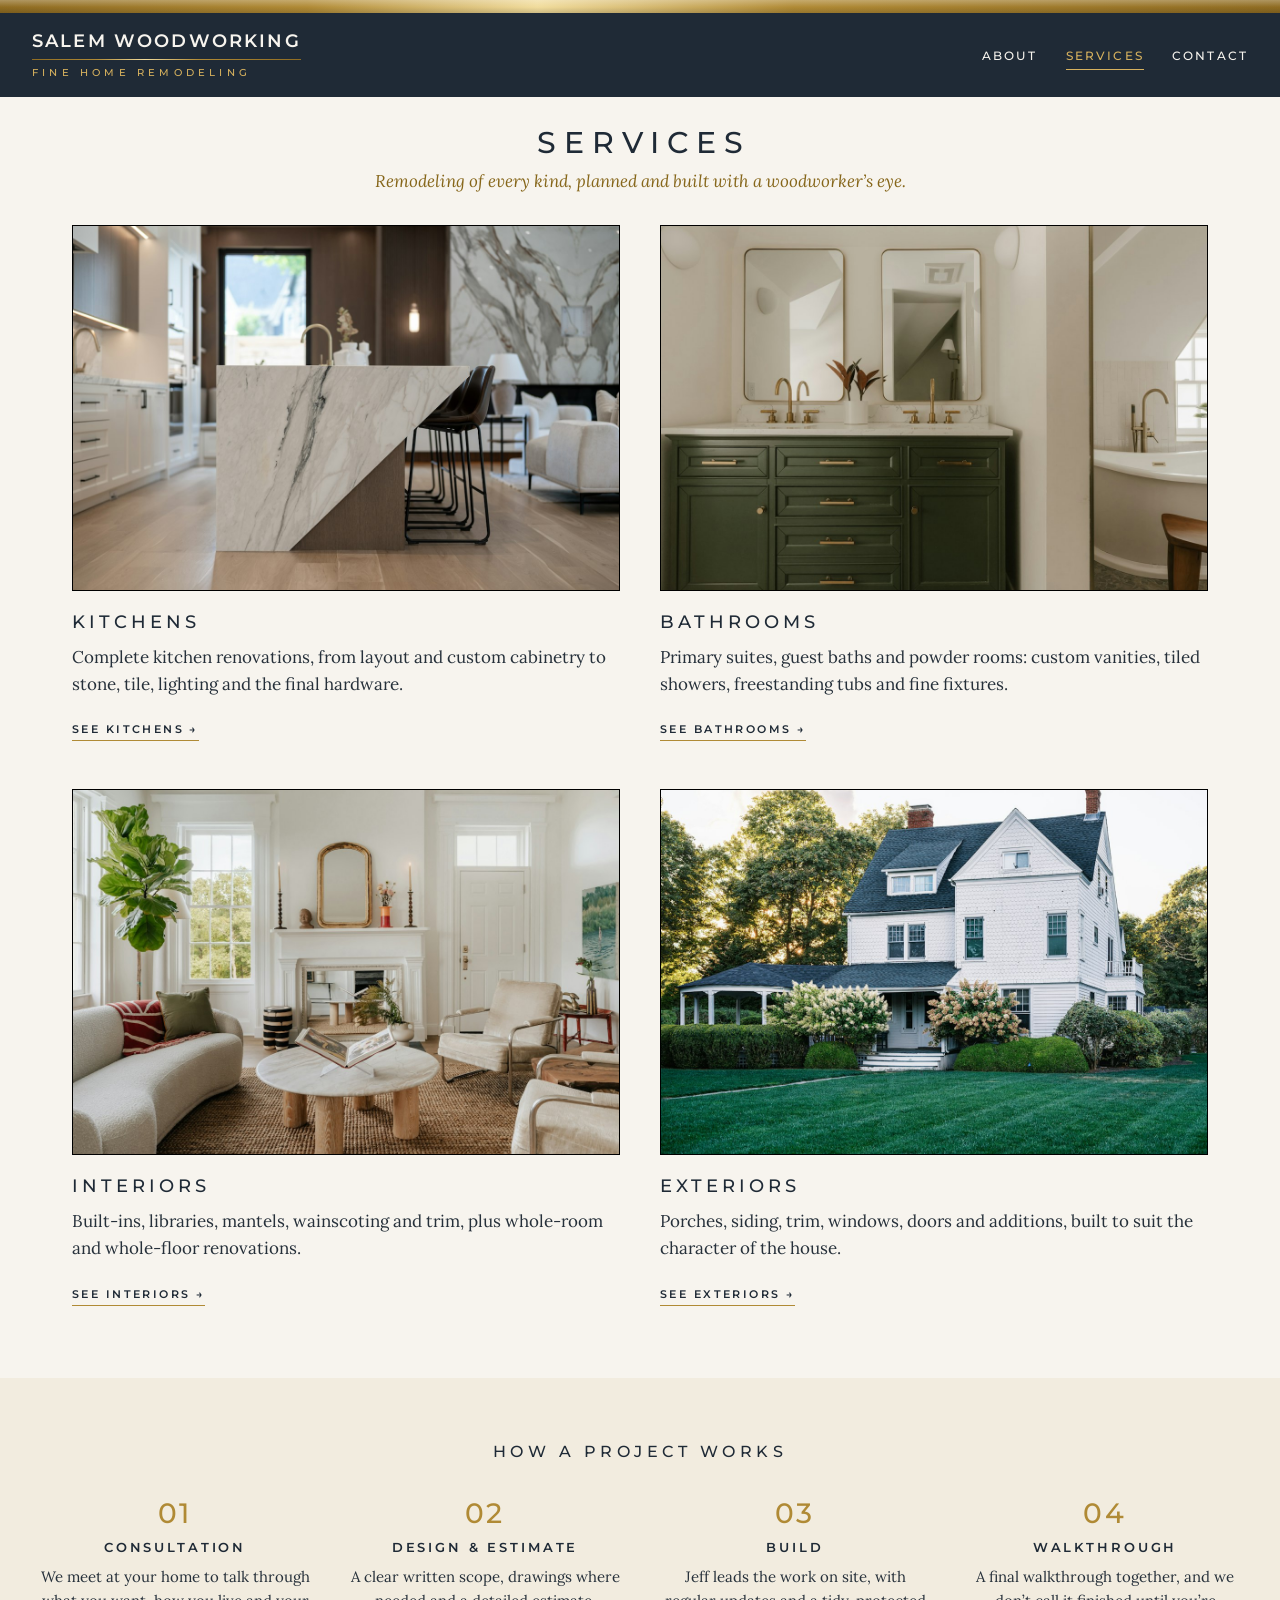
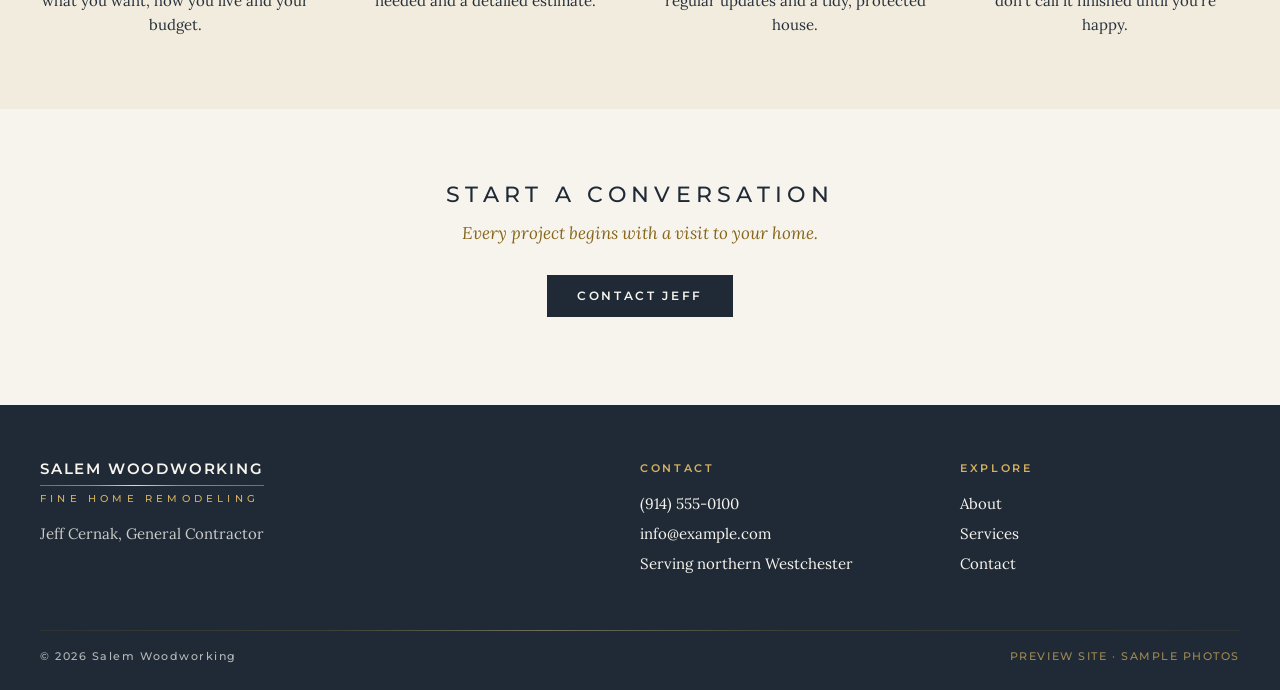
<file: services.html>
<!doctype html>
<html lang="en">
<head>
  <meta charset="utf-8">
  <meta name="viewport" content="width=device-width, initial-scale=1">
  <!-- PREVIEW: keeps search engines away until Jeff's real content is in; remove at launch (M10) -->
  <meta name="robots" content="noindex, nofollow">
  <title>Services | Salem Woodworking</title>
  <meta name="description" content="Kitchen, bathroom, interior and exterior remodeling by Salem Woodworking, plus custom built-ins, millwork and additions.">
  <link rel="preconnect" href="https://fonts.googleapis.com">
  <link rel="preconnect" href="https://fonts.gstatic.com" crossorigin>
  <link rel="stylesheet" href="https://fonts.googleapis.com/css2?family=Lora:ital,wght@0,400;1,400&family=Montserrat:wght@500;600&display=swap">
  <link rel="stylesheet" href="css/style.css">
  <script src="js/nav.js" defer></script>
</head>
<body>
  <!-- PREVIEW: remove at launch (M10) -->
  <div class="preview-note" aria-hidden="true"></div>
  <header class="site-header">
    <a class="logo" href="index.html">
      <span class="logo-name">Salem Woodworking</span>
      <span class="logo-tag">Fine Home Remodeling</span>
    </a>
    <button class="menu-toggle" type="button" aria-expanded="false" aria-controls="site-nav" aria-label="Menu">
      <span class="menu-icon" aria-hidden="true"></span>
    </button>
    <nav class="site-nav" id="site-nav" aria-label="Main">
      <ul>
        <li><a href="about.html">About</a></li>
        <li><a href="services.html" aria-current="page">Services</a></li>
        <li><a href="contact.html">Contact</a></li>
      </ul>
      <!-- PLACEHOLDER phone: shown only in the phone menu (M10) -->
      <p class="nav-phone"><a href="tel:+19145550100">(914) 555-0100</a></p>
    </nav>
  </header>

  <main>
    <section class="page-intro">
      <h1>Services</h1>
      <p>Remodeling of every kind, planned and built with a woodworker&rsquo;s eye.</p>
    </section>

    <!-- PLACEHOLDER copy: confirm the service list with Jeff (M10) -->
    <ul class="services-list">
      <li class="service">
        <a class="service-photo" href="kitchens.html" tabindex="-1" aria-hidden="true"><img src="images/kitchens/cover.jpg" width="1200" height="900" alt="" loading="lazy"></a>
        <div class="service-text">
          <h2>Kitchens</h2>
          <p>Complete kitchen renovations, from layout and custom cabinetry to stone, tile, lighting and the final hardware.</p>
          <a class="text-link" href="kitchens.html">See kitchens</a>
        </div>
      </li>
      <li class="service">
        <a class="service-photo" href="bathrooms.html" tabindex="-1" aria-hidden="true"><img src="images/bathrooms/cover.jpg" width="1200" height="900" alt="" loading="lazy"></a>
        <div class="service-text">
          <h2>Bathrooms</h2>
          <p>Primary suites, guest baths and powder rooms: custom vanities, tiled showers, freestanding tubs and fine fixtures.</p>
          <a class="text-link" href="bathrooms.html">See bathrooms</a>
        </div>
      </li>
      <li class="service">
        <a class="service-photo" href="interiors.html" tabindex="-1" aria-hidden="true"><img src="images/interiors/cover.jpg" width="1200" height="900" alt="" loading="lazy"></a>
        <div class="service-text">
          <h2>Interiors</h2>
          <p>Built-ins, libraries, mantels, wainscoting and trim, plus whole-room and whole-floor renovations.</p>
          <a class="text-link" href="interiors.html">See interiors</a>
        </div>
      </li>
      <li class="service">
        <a class="service-photo" href="exteriors.html" tabindex="-1" aria-hidden="true"><img src="images/exteriors/cover.jpg" width="1200" height="900" alt="" loading="lazy"></a>
        <div class="service-text">
          <h2>Exteriors</h2>
          <p>Porches, siding, trim, windows, doors and additions, built to suit the character of the house.</p>
          <a class="text-link" href="exteriors.html">See exteriors</a>
        </div>
      </li>
    </ul>

    <section class="process" aria-labelledby="process-heading">
      <h2 id="process-heading">How a Project Works</h2>
      <ol class="process-list">
        <li>
          <h3>Consultation</h3>
          <p>We meet at your home to talk through what you want, how you live and your budget.</p>
        </li>
        <li>
          <h3>Design &amp; Estimate</h3>
          <p>A clear written scope, drawings where needed and a detailed estimate.</p>
        </li>
        <li>
          <h3>Build</h3>
          <p>Jeff leads the work on site, with regular updates and a tidy, protected house.</p>
        </li>
        <li>
          <h3>Walkthrough</h3>
          <p>A final walkthrough together, and we don&rsquo;t call it finished until you&rsquo;re happy.</p>
        </li>
      </ol>
    </section>

    <section class="cta-band">
      <h2>Start a Conversation</h2>
      <p>Every project begins with a visit to your home.</p>
      <a class="cta-link" href="contact.html">Contact Jeff</a>
    </section>
  </main>

  <footer class="site-footer">
    <div class="footer-inner">
      <div class="footer-brand">
        <span class="logo-name">Salem Woodworking</span>
        <span class="logo-tag">Fine Home Remodeling</span>
        <p>Jeff Cernak, General Contractor</p>
      </div>

      <!-- PLACEHOLDER contact details: replace with Jeff's real ones (M10) -->
      <div class="footer-contact">
        <h2>Contact</h2>
        <p><a href="tel:+19145550100">(914) 555-0100</a></p>
        <p><a href="mailto:info@example.com">info@example.com</a></p>
        <p>Serving northern Westchester</p>
      </div>

      <nav class="footer-nav" aria-label="Footer">
        <h2>Explore</h2>
        <ul>
          <li><a href="about.html">About</a></li>
          <li><a href="services.html">Services</a></li>
          <li><a href="contact.html">Contact</a></li>
        </ul>
      </nav>
    </div>
    <p class="footer-legal">
      <span>&copy; 2026 Salem Woodworking</span>
      <!-- PREVIEW: remove at launch (M10) -->
      <span class="footer-preview">Preview site &middot; Sample photos</span>
    </p>
  </footer>
</body>
</html>
</file>
<file: css/style.css>
/* Salem Woodworking: all styles.
   Colour, type and size tokens live on :root. */

:root {
  /* Slate & Brass palette */
  --slate: #1f2a36;        /* header, footer, headings */
  --ink: #26303a;          /* body text on ivory (12.2:1) */
  --ivory: #f7f4ee;        /* page background */
  --brass: #b08a35;        /* rules, borders, large display only */
  --brass-text: #86661a;   /* small brass text on ivory (4.9:1) */
  --brass-light: #d6b15e;  /* brass text on slate (7.2:1) */

  /* Gold sheen for the top band and horizontal rules: deep gold to brass to a
     pale highlight just left of centre, and back */
  --gold-deep: #8f6c22;
  --gold-highlight: #f1dc9c;
  --gold-sheen: linear-gradient(90deg,
    var(--gold-deep) 0%, var(--brass) 24%, var(--gold-highlight) 42%,
    var(--brass) 62%, var(--gold-deep) 100%);
  /* The same sheen, faint, for thin dividers on slate */
  --gold-sheen-faint: linear-gradient(90deg,
    rgba(143, 108, 34, 0.2) 0%, rgba(176, 138, 53, 0.3) 24%, rgba(241, 220, 156, 0.55) 42%,
    rgba(176, 138, 53, 0.3) 62%, rgba(143, 108, 34, 0.2) 100%);

  /* Type: Montserrat for display, Lora for body */
  --font-display: "Montserrat", "Avenir Next", "Helvetica Neue", Arial, sans-serif;
  --font-body: "Lora", Georgia, "Times New Roman", serif;

  --header-h: 84px;
  --pad-x: 32px;           /* side padding for header, hero text, footer */
  --content-w: 1200px;     /* max width of centred content */
  --gutter: 16px;
}

*,
*::before,
*::after {
  box-sizing: border-box;
}

html {
  -webkit-text-size-adjust: 100%;
}

body {
  margin: 0;
  background: var(--ivory);
  color: var(--ink);
  font-family: var(--font-body);
  font-size: 17px;
  line-height: 1.6;
}

img {
  display: block;
  max-width: 100%;
  height: auto;
}

h1,
h2,
h3 {
  margin: 0 0 0.5em;
  color: var(--slate);
  font-family: var(--font-display);
  font-weight: 500;
  letter-spacing: 0.08em;
  line-height: 1.3;
  text-transform: uppercase;
}

/* ---------- Preview notice (remove at launch, M10) ---------- */

/* A gold band across the top, with a soft top-to-bottom sheen like polished
   metal; the words sit in the footer (.footer-preview) */
.preview-note {
  flex: none;
  height: 13px;
  background:
    linear-gradient(to bottom, rgba(255, 255, 255, 0.28), rgba(255, 255, 255, 0) 55%, rgba(0, 0, 0, 0.15)),
    var(--gold-sheen);
}

/* ---------- Header and logo ---------- */

.site-header {
  position: relative;
  z-index: 20; /* above the hero, so the phone menu drops over it */
  display: flex;
  align-items: center;
  justify-content: space-between;
  gap: 16px;
  min-height: var(--header-h);
  padding: 0 var(--pad-x);
  background: var(--slate);
  color: var(--ivory);
}

/* Logo B2: name over a thin brass rule, spaced-capitals tagline */
.logo {
  display: inline-flex;
  flex-direction: column;
  color: var(--ivory);
  text-decoration: none;
}

.logo-name {
  padding-bottom: 9px;
  border-bottom: 1px solid var(--brass);
  border-image: var(--gold-sheen) 1;
  font: 600 18px/1 var(--font-display);
  letter-spacing: 0.12em;
  text-transform: uppercase;
  white-space: nowrap;
}

.logo-tag {
  margin-top: 8px;
  color: var(--brass-light);
  font: 500 10px/1 var(--font-display);
  letter-spacing: 0.42em;
  text-transform: uppercase;
  white-space: nowrap;
}

.site-nav ul {
  display: flex;
  gap: 28px;
  margin: 0;
  padding: 0;
  list-style: none;
}

.site-nav a {
  color: var(--ivory);
  font: 500 12px/1 var(--font-display);
  letter-spacing: 0.18em;
  text-decoration: none;
  text-transform: uppercase;
}

.site-nav a:hover {
  color: var(--brass-light);
}

/* The page you're on: brass with a thin rule under it */
.site-nav a[aria-current="page"] {
  padding-bottom: 6px;
  border-bottom: 1px solid var(--brass-light);
  color: var(--brass-light);
}

/* Phone menu pieces, hidden until the 720px breakpoint */
.menu-toggle,
.nav-phone {
  display: none;
}

.menu-toggle {
  flex: none;
  place-items: center;
  width: 48px;
  height: 48px;
  margin-right: -10px; /* line the icon up with the page padding */
  padding: 0;
  border: 0;
  background: none;
  color: var(--ivory);
  cursor: pointer;
}

.menu-toggle:focus-visible {
  outline: 2px solid var(--brass-light);
  outline-offset: -2px;
}

/* Three lines that turn into an X when the menu is open */
.menu-icon,
.menu-icon::before,
.menu-icon::after {
  display: block;
  width: 26px;
  height: 2px;
  background: currentColor;
  transition: transform 0.25s ease, background 0.25s ease;
}

.menu-icon {
  position: relative;
}

.menu-icon::before,
.menu-icon::after {
  content: "";
  position: absolute;
  left: 0;
}

.menu-icon::before {
  top: -8px;
}

.menu-icon::after {
  top: 8px;
}

.menu-toggle[aria-expanded="true"] .menu-icon {
  background: transparent;
}

.menu-toggle[aria-expanded="true"] .menu-icon::before {
  transform: translateY(8px) rotate(45deg);
}

.menu-toggle[aria-expanded="true"] .menu-icon::after {
  transform: translateY(-8px) rotate(-45deg);
}

.logo:focus-visible,
.site-nav a:focus-visible,
.hero-link:focus-visible,
.site-footer a:focus-visible {
  outline: 2px solid var(--brass-light);
  outline-offset: 6px;
}

/* ---------- Home fold ---------- */

/* Header, hero and thumbnails fill exactly one screen so the thumbnails
   are always above the fold. The hero flexes to take the leftover height. */
.home-fold {
  display: flex;
  flex-direction: column;
  height: 100vh;
  height: 100svh;
  min-height: 560px;
}

.home-fold main {
  display: flex;
  flex: 1;
  flex-direction: column;
  min-height: 0;
}

/* ---------- Hero ---------- */

/* Full-bleed photo with the headline over a soft slate gradient */
.hero {
  position: relative;
  flex: 1;
  min-height: 200px;
  overflow: hidden;
  background: var(--slate);
}

.hero-img {
  position: absolute;
  inset: 0;
  width: 100%;
  height: 100%;
  object-fit: cover;
  object-position: center 70%; /* keep the hedge and lawn in view on wide screens */
}

.hero::after {
  content: "";
  position: absolute;
  inset: 0;
  background: linear-gradient(to top, rgba(31, 42, 54, 0.85) 0%, rgba(31, 42, 54, 0.4) 35%, rgba(31, 42, 54, 0) 62%);
  pointer-events: none;
}

.hero-text {
  position: absolute;
  left: var(--pad-x);
  right: var(--pad-x);
  bottom: clamp(20px, 5vh, 44px);
  z-index: 1;
}

/* Half the original size (34px max) with the gap between the capital lines
   halved too (line-height 1.3 -> 1.0), at the user's request */
.hero h1 {
  margin-bottom: clamp(10px, 2vh, 18px);
  color: var(--ivory);
  font-size: clamp(10px, min(2.1vh, 3.2vw), 17px);
  letter-spacing: 0.14em;
  line-height: 1;
}

/* Soft drop shadow so the type holds up over bright parts of the photo */
.hero h1,
.hero-link {
  text-shadow: 0 1px 2px rgba(0, 0, 0, 0.45), 0 2px 16px rgba(31, 42, 54, 0.7);
}

.hero h1 .line {
  display: block;
}

.hero-link {
  display: inline-block;
  padding-bottom: 6px;
  border-bottom: 1px solid var(--brass-light);
  color: var(--ivory);
  font: 500 12px/1 var(--font-display);
  letter-spacing: 0.22em;
  text-decoration: none;
  text-transform: uppercase;
}

.hero-link::after {
  content: " \2192";
}

.hero-link:hover {
  color: var(--brass-light);
}

/* ---------- Category thumbnails ---------- */

.categories {
  --thumb-max-h: 24svh;    /* tallest a thumbnail may be, so the row fits the fold */
  --thumb-gap: 20px;
  flex: none;
  width: 100%;
  max-width: var(--content-w);
  margin: 0 auto;
  padding: clamp(16px, 3vh, 28px) var(--pad-x) clamp(16px, 3.5vh, 32px);
  text-align: center;
}

.categories h2 {
  margin-bottom: clamp(12px, 2.2vh, 20px);
  font-size: 16px;
  letter-spacing: 0.28em;
}

/* The row's width is capped by the height limit: four 3:2 thumbnails
   of --thumb-max-h each, plus the gaps. */
.category-list {
  display: grid;
  grid-template-columns: repeat(4, 1fr);
  gap: var(--thumb-gap);
  max-width: calc(4 * 1.5 * var(--thumb-max-h) + 3 * var(--thumb-gap));
  margin: 0 auto;
  padding: 0;
  list-style: none;
}

.category {
  display: block;
  color: var(--slate);
  text-decoration: none;
}

.category-photo {
  display: block;
  aspect-ratio: 3 / 2;
  overflow: hidden;
  border: 1px solid #000; /* black frame, at the user's request */
  transition: border-color 0.3s ease, border-width 0.3s ease;
  background: var(--slate);
}

.category-photo img {
  width: 100%;
  height: 100%;
  object-fit: cover;
  transition: transform 0.6s ease;
}

.category-name {
  display: block;
  margin-top: 12px;
  font: 600 13px/1 var(--font-display);
  letter-spacing: 0.22em;
  text-transform: uppercase;
}

/* Thin brass rule under each label that extends on hover */
.category-name::after {
  content: "";
  display: block;
  width: 28px;
  height: 1px;
  margin: 9px auto 0;
  background: var(--brass);
  transition: width 0.4s ease;
}

.category:hover .category-photo img,
.category:focus-visible .category-photo img {
  transform: scale(1.04);
}

/* The black frame turns gold and thickens to 2px (inside the box, so nothing shifts) */
.category:hover .category-photo,
.category:focus-visible .category-photo {
  border-width: 2px;
  border-color: var(--brass);
}

.category:hover .category-name::after,
.category:focus-visible .category-name::after {
  width: 64px;
}

.category:focus-visible {
  outline: 2px solid var(--brass-text);
  outline-offset: 6px;
}

/* ---------- Footer ---------- */

.site-footer {
  padding: 56px var(--pad-x) 28px;
  background: var(--slate);
  color: var(--ivory);
}

.footer-inner {
  display: grid;
  grid-template-columns: 2fr 1fr 1fr;
  gap: 40px;
  max-width: var(--content-w);
  margin: 0 auto;
}

.footer-brand {
  display: flex;
  flex-direction: column;
  align-items: flex-start;
}

.footer-brand .logo-name {
  font-size: 15px;
}

.footer-brand p {
  margin: 18px 0 0;
  font-size: 15px;
  opacity: 0.8;
}

.site-footer h2 {
  margin-bottom: 16px;
  color: var(--brass-light);
  font-size: 11px;
  font-weight: 600;
  letter-spacing: 0.24em;
}

.footer-contact p {
  margin: 0 0 6px;
  font-size: 15px;
}

.footer-nav ul {
  margin: 0;
  padding: 0;
  list-style: none;
}

.footer-nav li {
  margin-bottom: 6px;
  font-size: 15px;
}

.site-footer a {
  color: var(--ivory);
  text-decoration: none;
}

.site-footer a:hover {
  color: var(--brass-light);
}

/* © on the left, the preview note on the right (it drops below on narrow
   screens and stays right-aligned) */
.footer-legal {
  display: flex;
  flex-wrap: wrap;
  justify-content: space-between;
  gap: 10px 24px;
  max-width: var(--content-w);
  margin: 48px auto 0;
  padding-top: 20px;
  border-top: 1px solid rgba(214, 177, 94, 0.25); /* --brass-light at 25% */
  border-image: var(--gold-sheen-faint) 1;
  font: 500 11px/1 var(--font-display);
  letter-spacing: 0.14em;
  opacity: 0.7;
}

.footer-preview {
  margin-left: auto;
  color: var(--brass-light);
  text-transform: uppercase;
}

/* ---------- Gallery pages ---------- */

.page-intro {
  max-width: 56em;
  margin: 0 auto;
  padding: 26px var(--pad-x) 22px;
  text-align: center;
}

.back-link {
  display: inline-block;
  margin-bottom: 12px;
  color: var(--brass-text);
  font: 600 11px/1 var(--font-display);
  letter-spacing: 0.22em;
  text-decoration: none;
  text-transform: uppercase;
}

.back-link::before {
  content: "\2190  ";
}

.back-link:hover {
  color: var(--slate);
}

.page-intro h1 {
  margin-bottom: 6px;
  font-size: 30px;
  letter-spacing: 0.26em;
  padding-left: 0.26em; /* balance the trailing letter-spacing so it centres */
}

.page-intro p {
  margin: 0;
  color: var(--brass-text);
  font-style: italic;
}

/* Lead photo full width, then an even grid: 4 across, 2 on tablet, 1 on phone */
.gallery {
  display: grid;
  grid-template-columns: repeat(4, 1fr);
  gap: 16px;
  max-width: var(--content-w);
  margin: 0 auto;
  padding: 0 var(--pad-x);
  list-style: none;
}

.gallery li:first-child {
  grid-column: 1 / -1;
}

.gallery a {
  display: block;
  aspect-ratio: 4 / 3;
  overflow: hidden;
  background: var(--slate);
  cursor: zoom-in;
}

.gallery li:first-child a {
  aspect-ratio: 2 / 1;
}

.gallery img {
  width: 100%;
  height: 100%;
  object-fit: cover;
  transition: transform 0.6s ease, opacity 0.3s ease;
}

.gallery a:hover img,
.gallery a:focus-visible img {
  transform: scale(1.03);
}

.gallery a:focus-visible {
  outline: 2px solid var(--brass-text);
  outline-offset: 4px;
}

/* Framed photos site-wide, like the home thumbnails: a 1px black frame that
   turns gold and 2px wide on hover or focus (inside the box, so nothing
   shifts). The About photo isn't a link, so it gets the frame only. */
.gallery a,
.service-photo {
  border: 1px solid #000;
  transition: border-color 0.3s ease, border-width 0.3s ease;
}

.gallery a:hover,
.gallery a:focus-visible,
.service-photo:hover {
  border-width: 2px;
  border-color: var(--brass);
}

.split-photo img {
  border: 1px solid #000;
}

.more-work {
  max-width: var(--content-w);
  margin: 0 auto;
  padding: 64px var(--pad-x) 80px;
  text-align: center;
}

.more-work h2 {
  margin-bottom: 18px;
  font-size: 14px;
  letter-spacing: 0.28em;
}

.more-work ul {
  display: flex;
  flex-wrap: wrap;
  justify-content: center;
  gap: 12px 40px;
  margin: 0;
  padding: 0;
  list-style: none;
}

.more-work a {
  display: inline-block;
  padding-bottom: 6px;
  border-bottom: 1px solid var(--brass);
  color: var(--slate);
  font: 600 12px/1 var(--font-display);
  letter-spacing: 0.22em;
  text-decoration: none;
  text-transform: uppercase;
}

.more-work a:hover {
  color: var(--brass-text);
}

/* ---------- Content pages: About, Services, Contact ---------- */

/* Photo beside text (About) */
.split {
  display: grid;
  grid-template-columns: 1.1fr 1fr;
  gap: 56px;
  align-items: center;
  max-width: var(--content-w);
  margin: 0 auto;
  padding: 8px var(--pad-x) 72px;
}

.split-photo img {
  width: 100%;
  aspect-ratio: 4 / 3;
  object-fit: cover;
}

.split-text h2 {
  margin-bottom: 18px;
  font-size: 20px;
  letter-spacing: 0.18em;
}

.split-text p {
  margin: 0 0 1em;
}

/* Tinted bands for "How We Work" and "How a Project Works" */
.values,
.process {
  padding: 64px var(--pad-x) 72px;
  background: rgba(176, 138, 53, 0.08); /* --brass, faint */
  text-align: center;
}

.values h2,
.process h2 {
  margin-bottom: 36px;
  font-size: 16px;
  letter-spacing: 0.28em;
}

.values-list,
.process-list {
  display: grid;
  grid-template-columns: repeat(3, 1fr);
  gap: 40px;
  max-width: var(--content-w);
  margin: 0 auto;
  padding: 0;
  list-style: none;
}

.process-list {
  grid-template-columns: repeat(4, 1fr);
  counter-reset: step;
}

.values h3,
.process h3 {
  margin-bottom: 10px;
  font-size: 13px;
  font-weight: 600;
  letter-spacing: 0.22em;
}

.values p,
.process p {
  margin: 0;
  font-size: 15px;
}

/* Step numbers 01-04 */
.process-list li::before {
  content: counter(step, decimal-leading-zero);
  counter-increment: step;
  display: block;
  margin-bottom: 12px;
  color: var(--brass);
  font: 500 28px/1 var(--font-display);
  letter-spacing: 0.1em;
}

/* Closing call to action */
.cta-band {
  padding: 72px var(--pad-x) 88px;
  text-align: center;
}

.cta-band h2 {
  margin-bottom: 10px;
  font-size: 22px;
  letter-spacing: 0.24em;
}

.cta-band p {
  margin: 0 0 28px;
  color: var(--brass-text);
  font-style: italic;
}

.cta-link,
.form-submit {
  display: inline-block;
  padding: 15px 30px;
  border: 0;
  background: var(--slate);
  color: var(--ivory);
  cursor: pointer;
  font: 600 12px/1 var(--font-display);
  letter-spacing: 0.22em;
  text-decoration: none;
  text-transform: uppercase;
  transition: background 0.2s ease;
}

.cta-link:hover,
.form-submit:hover {
  background: var(--brass-text);
}

.cta-link:focus-visible,
.form-submit:focus-visible,
.text-link:focus-visible,
.service-photo:focus-visible {
  outline: 2px solid var(--brass-text);
  outline-offset: 4px;
}

/* Services: two-up cards linking to each gallery */
.services-list {
  display: grid;
  grid-template-columns: repeat(2, 1fr);
  gap: 48px 40px;
  max-width: var(--content-w);
  margin: 0 auto;
  padding: 8px var(--pad-x) 72px;
  list-style: none;
}

.service-photo {
  display: block;
  aspect-ratio: 3 / 2;
  overflow: hidden;
  background: var(--slate);
}

.service-photo img {
  width: 100%;
  height: 100%;
  object-fit: cover;
  transition: transform 0.6s ease;
}

.service-photo:hover img {
  transform: scale(1.03);
}

.service-text h2 {
  margin: 20px 0 10px;
  font-size: 18px;
  letter-spacing: 0.22em;
}

.service-text p {
  margin: 0 0 16px;
}

.text-link {
  display: inline-block;
  padding-bottom: 5px;
  border-bottom: 1px solid var(--brass);
  color: var(--slate);
  font: 600 11px/1 var(--font-display);
  letter-spacing: 0.22em;
  text-decoration: none;
  text-transform: uppercase;
}

.text-link::after {
  content: " \2192";
}

.text-link:hover {
  color: var(--brass-text);
}

/* Contact: form beside a slate details panel */
.contact-layout {
  display: grid;
  grid-template-columns: 1.6fr 1fr;
  gap: 56px;
  align-items: start;
  max-width: var(--content-w);
  margin: 0 auto;
  padding: 8px var(--pad-x) 88px;
}

.field {
  margin-bottom: 18px;
}

.field-row {
  display: grid;
  grid-template-columns: 1fr 1fr;
  gap: 20px;
}

.contact-form label {
  display: block;
  margin-bottom: 8px;
  color: var(--slate);
  font: 600 11px/1 var(--font-display);
  letter-spacing: 0.18em;
  text-transform: uppercase;
}

.req {
  color: var(--brass-text);
}

.contact-form input,
.contact-form select,
.contact-form textarea {
  width: 100%;
  padding: 12px 14px;
  border: 1px solid rgba(38, 48, 58, 0.3); /* --ink */
  border-radius: 0;
  background: rgba(255, 255, 255, 0.7);
  color: var(--ink);
  font: 16px/1.4 var(--font-body); /* 16px stops iOS zooming into fields */
}

.contact-form textarea {
  resize: vertical;
}

.contact-form input:focus,
.contact-form select:focus,
.contact-form textarea:focus {
  border-color: var(--brass-text);
  outline: 2px solid var(--brass-text);
  outline-offset: 0;
}

.form-note {
  margin: 0 0 20px;
  color: var(--brass-text);
  font-size: 14px;
}

.form-status {
  display: none;
  margin: 20px 0 0;
  padding: 14px 16px;
  border-left: 2px solid var(--brass);
  background: rgba(176, 138, 53, 0.1); /* --brass, faint */
  font-size: 15px;
}

.form-status.is-visible {
  display: block;
}

.contact-details {
  padding: 32px 30px 34px;
  background: var(--slate);
  color: var(--ivory);
}

.contact-details h2 {
  margin-bottom: 4px;
  color: var(--ivory);
  font-size: 16px;
  letter-spacing: 0.24em;
}

.contact-role {
  margin: 0 0 6px;
  color: var(--brass-light);
  font-style: italic;
}

.contact-details dt {
  margin-top: 20px;
  color: var(--brass-light);
  font: 600 11px/1 var(--font-display);
  letter-spacing: 0.2em;
  text-transform: uppercase;
}

.contact-details dd {
  margin: 6px 0 0;
}

.contact-details a {
  color: var(--ivory);
  text-decoration: none;
}

.contact-details a:hover {
  color: var(--brass-light);
}

.contact-details a:focus-visible {
  outline: 2px solid var(--brass-light);
  outline-offset: 4px;
}

/* ---------- Lightbox ---------- */

.lightbox-open {
  overflow: hidden; /* stop the page scrolling behind the open lightbox */
}

.lightbox {
  width: 100vw;
  max-width: none;
  height: 100vh;
  height: 100dvh;
  max-height: none;
  margin: 0;
  padding: 0;
  border: 0;
  background: transparent;
  color: var(--ivory);
}

.lightbox::backdrop {
  background: rgba(31, 42, 54, 0.98); /* --slate */
}

.lightbox-figure {
  display: flex;
  flex-direction: column;
  align-items: center;
  justify-content: center;
  gap: 16px;
  height: 100%;
  margin: 0;
  padding: 56px 88px 24px;
}

.lightbox-img {
  max-width: 100%;
  max-height: calc(100% - 36px);
  object-fit: contain;
  border: 2px solid var(--brass); /* gold frame, at the user's request */
  box-shadow: 0 12px 40px rgba(0, 0, 0, 0.35);
  transition: opacity 0.25s ease;
}

.lightbox-img.is-loading {
  opacity: 0;
}

.lightbox-count {
  color: var(--brass-light);
  font: 500 12px/1 var(--font-display);
  letter-spacing: 0.24em;
}

.lightbox-btn,
.lightbox-close {
  position: absolute;
  display: grid;
  place-items: center;
  width: 48px;
  height: 48px;
  padding: 0;
  border: 1px solid rgba(214, 177, 94, 0.6); /* --brass-light */
  border-radius: 50%;
  background: rgba(31, 42, 54, 0.6);
  color: var(--ivory);
  cursor: pointer;
  transition: background 0.2s ease, border-color 0.2s ease;
}

.lightbox-btn:hover,
.lightbox-close:hover {
  border-color: var(--brass-light);
  background: rgba(214, 177, 94, 0.2);
}

.lightbox-btn:focus-visible,
.lightbox-close:focus-visible {
  outline: 2px solid var(--brass-light);
  outline-offset: 3px;
}

.lightbox-prev,
.lightbox-next {
  top: 50%;
  transform: translateY(-50%);
}

.lightbox-prev {
  left: 20px;
}

.lightbox-next {
  right: 20px;
}

.lightbox-close {
  top: 16px;
  right: 20px;
}

/* Chevrons and the close cross are drawn with borders, so no icon files are needed */
.lightbox-prev::before,
.lightbox-next::before {
  content: "";
  width: 12px;
  height: 12px;
  border-top: 1.5px solid currentColor;
  border-right: 1.5px solid currentColor;
}

.lightbox-prev::before {
  margin-left: 5px;
  transform: rotate(-135deg);
}

.lightbox-next::before {
  margin-right: 5px;
  transform: rotate(45deg);
}

.lightbox-close::before,
.lightbox-close::after {
  content: "";
  grid-area: 1 / 1;
  width: 18px;
  height: 1.5px;
  background: currentColor;
  transform: rotate(45deg);
}

.lightbox-close::after {
  transform: rotate(-45deg);
}

/* ---------- Narrower screens (full responsive pass in M7) ---------- */

@media (max-width: 900px) {
  .gallery {
    grid-template-columns: repeat(2, 1fr);
  }

  .split,
  .contact-layout {
    grid-template-columns: 1fr;
    gap: 32px;
  }

  .process-list {
    grid-template-columns: repeat(2, 1fr);
  }

  .footer-inner {
    grid-template-columns: 1fr 1fr;
  }

  .footer-brand {
    grid-column: 1 / -1;
  }
}

/* Phones: the hero is taller relative to its width and the text sits over the
   facade, so the gradient is darker and reaches higher. */
@media (max-width: 720px) {
  .hero::after {
    background: linear-gradient(to top,
      rgba(31, 42, 54, 0.92) 0%,
      rgba(31, 42, 54, 0.75) 30%,
      rgba(31, 42, 54, 0.45) 55%,
      rgba(31, 42, 54, 0.15) 75%,
      rgba(31, 42, 54, 0) 90%); /* --slate */
    /* Lighter on the right: full strength behind the headline on the left,
       easing to 55% at the right edge */
    -webkit-mask-image: linear-gradient(to right, #000 45%, rgba(0, 0, 0, 0.55) 100%);
    mask-image: linear-gradient(to right, #000 45%, rgba(0, 0, 0, 0.55) 100%);
    opacity: 0.9; /* the whole gradient 10% lighter */
  }

  /* Smaller than the headline so it reads second */
  .hero-link {
    padding-bottom: 5px;
    font-size: 10px;
    letter-spacing: 0.2em;
  }
}

/* Phone menu: the nav drops down under the header as a full-width slate panel.
   Only when nav.js has run (.has-menu); without it the nav stays visible. */
@media (max-width: 720px) {
  .has-menu .menu-toggle {
    display: grid;
  }

  .has-menu .site-nav {
    position: absolute;
    top: 100%;
    left: 0;
    right: 0;
    padding: 8px var(--pad-x) 28px;
    border-top: 1px solid rgba(214, 177, 94, 0.25); /* --brass-light */
    border-image: var(--gold-sheen-faint) 1;
    background: var(--slate);
    box-shadow: 0 18px 32px rgba(0, 0, 0, 0.25);
    opacity: 0;
    transform: translateY(-8px);
    visibility: hidden;
    transition: opacity 0.25s ease, transform 0.25s ease, visibility 0s linear 0.25s;
  }

  .has-menu .menu-toggle[aria-expanded="true"] + .site-nav {
    opacity: 1;
    transform: none;
    visibility: visible;
    transition: opacity 0.25s ease, transform 0.25s ease;
  }

  /* Generous rows: 16px capitals in ~56px-tall tap targets */
  .has-menu .site-nav ul {
    display: block;
  }

  .has-menu .site-nav li {
    border-bottom: 1px solid rgba(214, 177, 94, 0.2); /* --brass-light */
    border-image: var(--gold-sheen-faint) 1;
  }

  .has-menu .site-nav ul a {
    display: block;
    padding: 20px 0;
    font-size: 16px;
    letter-spacing: 0.22em;
  }

  .has-menu .site-nav a[aria-current="page"] {
    padding-bottom: 20px;
    border-bottom: 0;
  }

  .has-menu .site-nav a[aria-current="page"]::before {
    content: "";
    display: inline-block;
    width: 18px;
    height: 1px;
    margin-right: 14px;
    vertical-align: middle;
    background: var(--brass-light);
  }

  .has-menu .nav-phone {
    display: block;
    margin: 24px 0 0;
  }

  .has-menu .nav-phone a {
    color: var(--brass-light);
    font: 400 20px/1.3 var(--font-body);
    letter-spacing: 0.02em;
    text-decoration: none;
  }
}

/* Phones: two rows of two, each row allowed less height */
@media (max-width: 600px) {
  :root {
    --header-h: 72px;
    --pad-x: 20px;
  }

  .logo-name {
    padding-bottom: 7px;
    font-size: 15px;
    letter-spacing: 0.1em;
  }

  .logo-tag {
    margin-top: 7px;
    font-size: 9px;
    letter-spacing: 0.36em;
  }

  .categories {
    --thumb-max-h: 15svh;
    --thumb-gap: 14px;
  }

  .category-list {
    grid-template-columns: repeat(2, 1fr);
    max-width: calc(2 * 1.5 * var(--thumb-max-h) + var(--thumb-gap));
  }

  .gallery {
    grid-template-columns: 1fr;
    gap: 12px;
  }

  .gallery li:first-child a {
    aspect-ratio: 4 / 3;
  }

  .services-list,
  .values-list,
  .process-list,
  .field-row {
    grid-template-columns: 1fr;
  }

  .values-list,
  .process-list {
    gap: 28px;
  }

  .field-row {
    gap: 0;
  }

  .values,
  .process {
    padding: 48px var(--pad-x) 52px;
  }

  /* Smaller controls tucked into the corners; swiping does most of the work */
  .lightbox-figure {
    padding: 64px 12px 72px;
  }

  .lightbox-prev,
  .lightbox-next {
    top: auto;
    bottom: 16px;
    transform: none;
  }

  .lightbox-prev {
    left: calc(50% - 64px);
  }

  .lightbox-next {
    right: calc(50% - 64px);
  }
}

@media (prefers-reduced-motion: reduce) {
  .category-photo,
  .category-photo img,
  .category-name::after,
  .gallery img,
  .gallery a,
  .service-photo,
  .lightbox-img,
  .service-photo img,
  .menu-icon,
  .menu-icon::before,
  .menu-icon::after,
  .has-menu .site-nav,
  .has-menu .menu-toggle[aria-expanded="true"] + .site-nav {
    transition: none;
  }
}

/* Small phones (360-400px): a slightly smaller logo so it fits beside the
   menu button. Kept last so it wins over the 600px rules above. */
@media (max-width: 400px) {
  :root {
    --pad-x: 16px;
  }

  .site-header {
    gap: 12px;
  }

  .logo-name {
    font-size: 14px;
    letter-spacing: 0.08em;
  }

  .logo-tag {
    letter-spacing: 0.3em;
  }
}

/* Phones turned sideways (short, wide screens): give the lightbox photo
   almost the full height and move the controls into the side margins.
   Kept last so it wins over the desktop and phone lightbox rules. */
@media (orientation: landscape) and (max-height: 500px) {
  .lightbox-figure {
    gap: 0;
    padding: 6px 60px;
  }

  .lightbox-img {
    max-height: 100%;
  }

  .lightbox-btn,
  .lightbox-close {
    width: 44px;
    height: 44px;
  }

  .lightbox-prev,
  .lightbox-next {
    top: 50%;
    bottom: auto;
    transform: translateY(-50%);
  }

  .lightbox-prev {
    left: 8px;
    right: auto;
  }

  .lightbox-next {
    right: 8px;
    left: auto;
  }

  .lightbox-close {
    top: 8px;
    right: 8px;
  }

  /* "2 / 9" sits in the bottom-left margin instead of under the photo */
  .lightbox-count {
    position: absolute;
    bottom: 12px;
    left: 8px;
    width: 44px;
    font-size: 11px;
    letter-spacing: 0.08em;
    text-align: center;
  }
}
</file>
